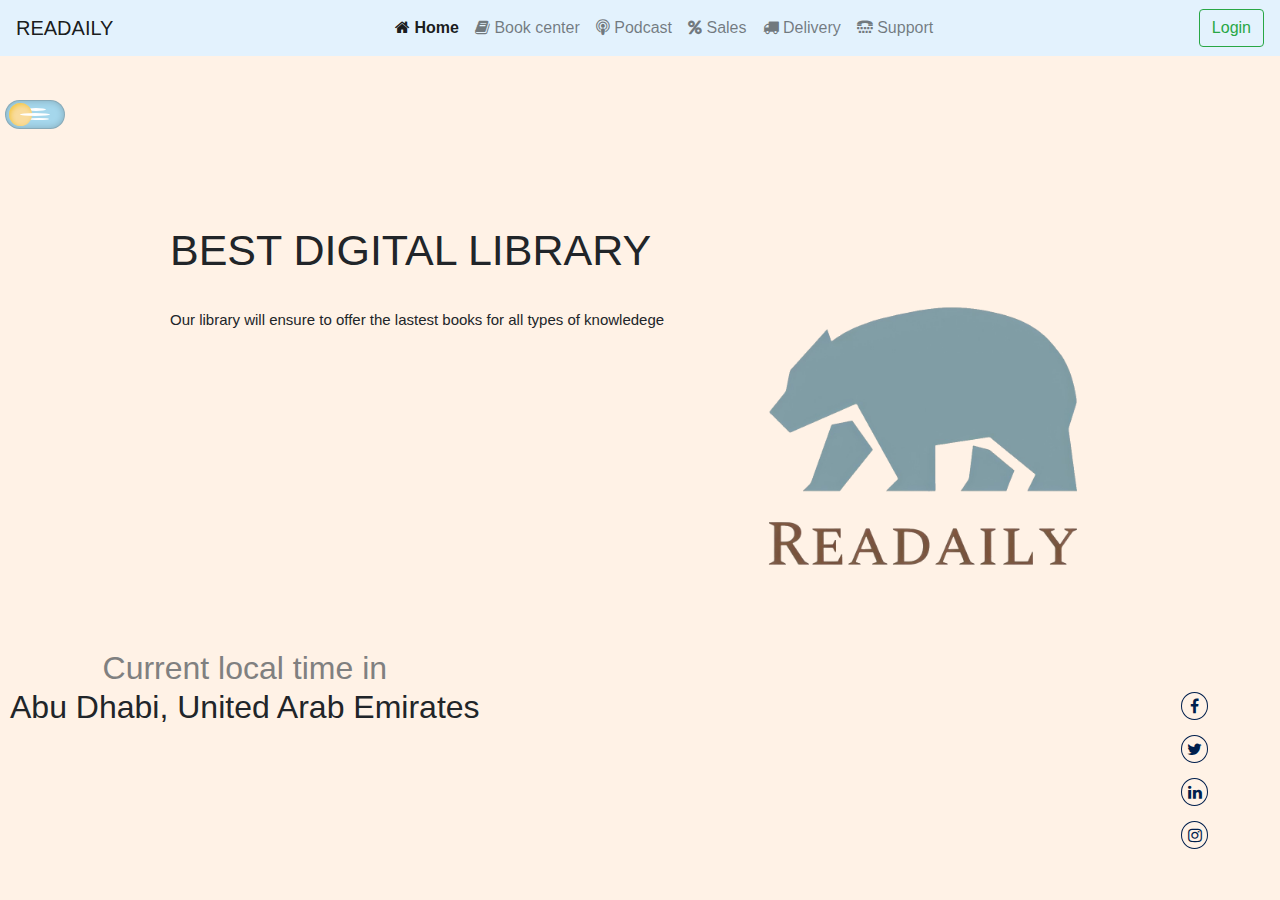
<file: index.html>
<html>

<head>
    <meta charset="utf-8">
    <title> Readaily </title>
    <link rel="stylesheet" href="https://maxcdn.bootstrapcdn.com/bootstrap/4.5.2/css/bootstrap.min.css">
    <link rel="stylesheet" href="https://stackpath.bootstrapcdn.com/font-awesome/4.7.0/css/font-awesome.min.css">
    <link rel="stylesheet" href="CSS/style.css">
<!--    scripts   -->
    <script src="https://ajax.googleapis.com/ajax/libs/jquery/3.5.1/jquery.min.js"></script>
    <script src="https://maxcdn.bootstrapcdn.com/bootstrap/4.5.2/js/bootstrap.min.js"></script>
    <script src="JS/app.js"></script>
    </head>
    
    <body>
    
      
        
        <nav class="navbar navbar-expand-lg navbar-light" style="background-color: #e3f2fd;">
  <a class="navbar-brand" href="index.html">READAILY</a>
  <button class="navbar-toggler" type="button" data-toggle="collapse" data-target="#navbarSupportedContent" aria-controls="navbarSupportedContent" aria-expanded="false" aria-label="Toggle navigation">
    <span class="navbar-toggler-icon"></span>
  </button>

  <div class="collapse navbar-collapse" id="navbarSupportedContent">
    <ul class="navbar-nav mx-auto">
      <li class="nav-item active">
        <a class="nav-link" href="index.html"><i class="fa fa-home"></i> Home</a>
      </li>
      <li class="nav-item">
        <a class="nav-link" href="BookCenter.html"><i class="fa fa-book"></i> Book center</a>
      </li>
      <li class="nav-item">
        <a class="nav-link" href="Podcast.html"><i class="fa fa-podcast"> </i> Podcast</a>
      </li>
      <li class="nav-item">
        <a class="nav-link" href="Sales.html"><i class="fa fa-percent"> </i> Sales</a>
      </li>
      <li class="nav-item">
        <a class="nav-link" href="Delivery.html"><i class="fa fa-truck"> </i> Delivery</a>
      </li>
      <li class="nav-item">
        <a class="nav-link" href="SupportC.html"><i class="fa fa-tty"> </i> Support</a>
      </li>
    </ul>
    <form class="form-inline my-2 my-lg-0">
        <button id="nav_login_1" type="button" class="btn btn-outline-success my-2 my-sm-0" data-toggle="modal" data-target="#login">Login</button>
        <h4 id="nav_login_2" class="mb-0" style="display: none;text-transform: capitalize;"></h4>
    </form>
  </div>
</nav>
    <div class="container-fluid bg-pink">
        
        <div class="banner">
            <div class="app-text">
                <h1> BEST DIGITAL LIBRARY</h1>
                <p> Our  library  will ensure to offer the lastest books for all types  of knowledege</p>
            </div>
           
        
        <div class="web-picture">
            <img src="images/websiteLogo.PNG">
           
            </div>
        </div>
        
        <div style="text-align:center;padding:1em 0;position: absolute;bottom: 10px;left: 10px;"> <h2><a style="text-decoration:none;" href="https://www.zeitverschiebung.net/en/city/292968"><span style="color:gray;">Current local time in</span><br />Abu Dhabi, United Arab Emirates</a></h2> <iframe src="https://www.zeitverschiebung.net/clock-widget-iframe-v2?language=en&size=large&timezone=Asia%2FDubai" width="100%" height="140" frameborder="0" seamless></iframe> </div>
        
        
        <div class="social-icons">
            <ul>
            
            
            <li><a href="https://facebook.com/" target="_blank"><i class="fa fa-facebook"></i></a></li>
            <li><a href="https://twitter.com/" target="_blank"><i class="fa fa-twitter"></i></a></li>
            <li><a href="https://www.linkedin.com/" target="_blank"><i class="fa fa-linkedin"></i></a></li>
            <li><a href="https://www.instagram.com/" target="_blank"><i class="fa fa-instagram"></i></a></li>
            
            </ul>
        
        
        </div>
             
        
        </div>
    
    
    
    
    
        
        
        
        <!-- Modal -->
<div class="modal fade" id="login" tabindex="-1" role="dialog" aria-labelledby="loginLabel" aria-hidden="true">
  <div class="modal-dialog modal-dialog-centered" role="document">
    <div class="modal-content">
      <div class="modal-header">
        <h5 class="modal-title" id="loginLabel">Modal Login</h5>
        <button type="button" class="close" data-dismiss="modal" aria-label="Close">
          <span aria-hidden="true">&times;</span>
        </button>
      </div>
      <div class="modal-body">
        <form class=" was-validated" id="login_form">
            
            <div class="form-group">
      <label for="pwd">Usernmae:</label>
      <input type="text" placeholder="Username" class="form-control mb-3" required id="username">
      <div class="valid-feedback">Valid.</div>
      <div class="invalid-feedback">Please fill out this field.</div>
    </div>
            
            <div class="form-group">
      <label for="pwd">Password:</label>
      <input type="password" class="form-control" id="pwd" placeholder="Enter password" name="pswd" required minlength="6">
      <div class="valid-feedback">Valid.</div>
      <div class="invalid-feedback">Please fill out this field.</div>
    </div>
            <div class="text-center">
            <button class="btn btn-success mb-3" id="login_btn">Login</button></div>
        </form>
      </div>
    </div>
  </div>
</div>
    
    
    
    </body>
</html>
</file>
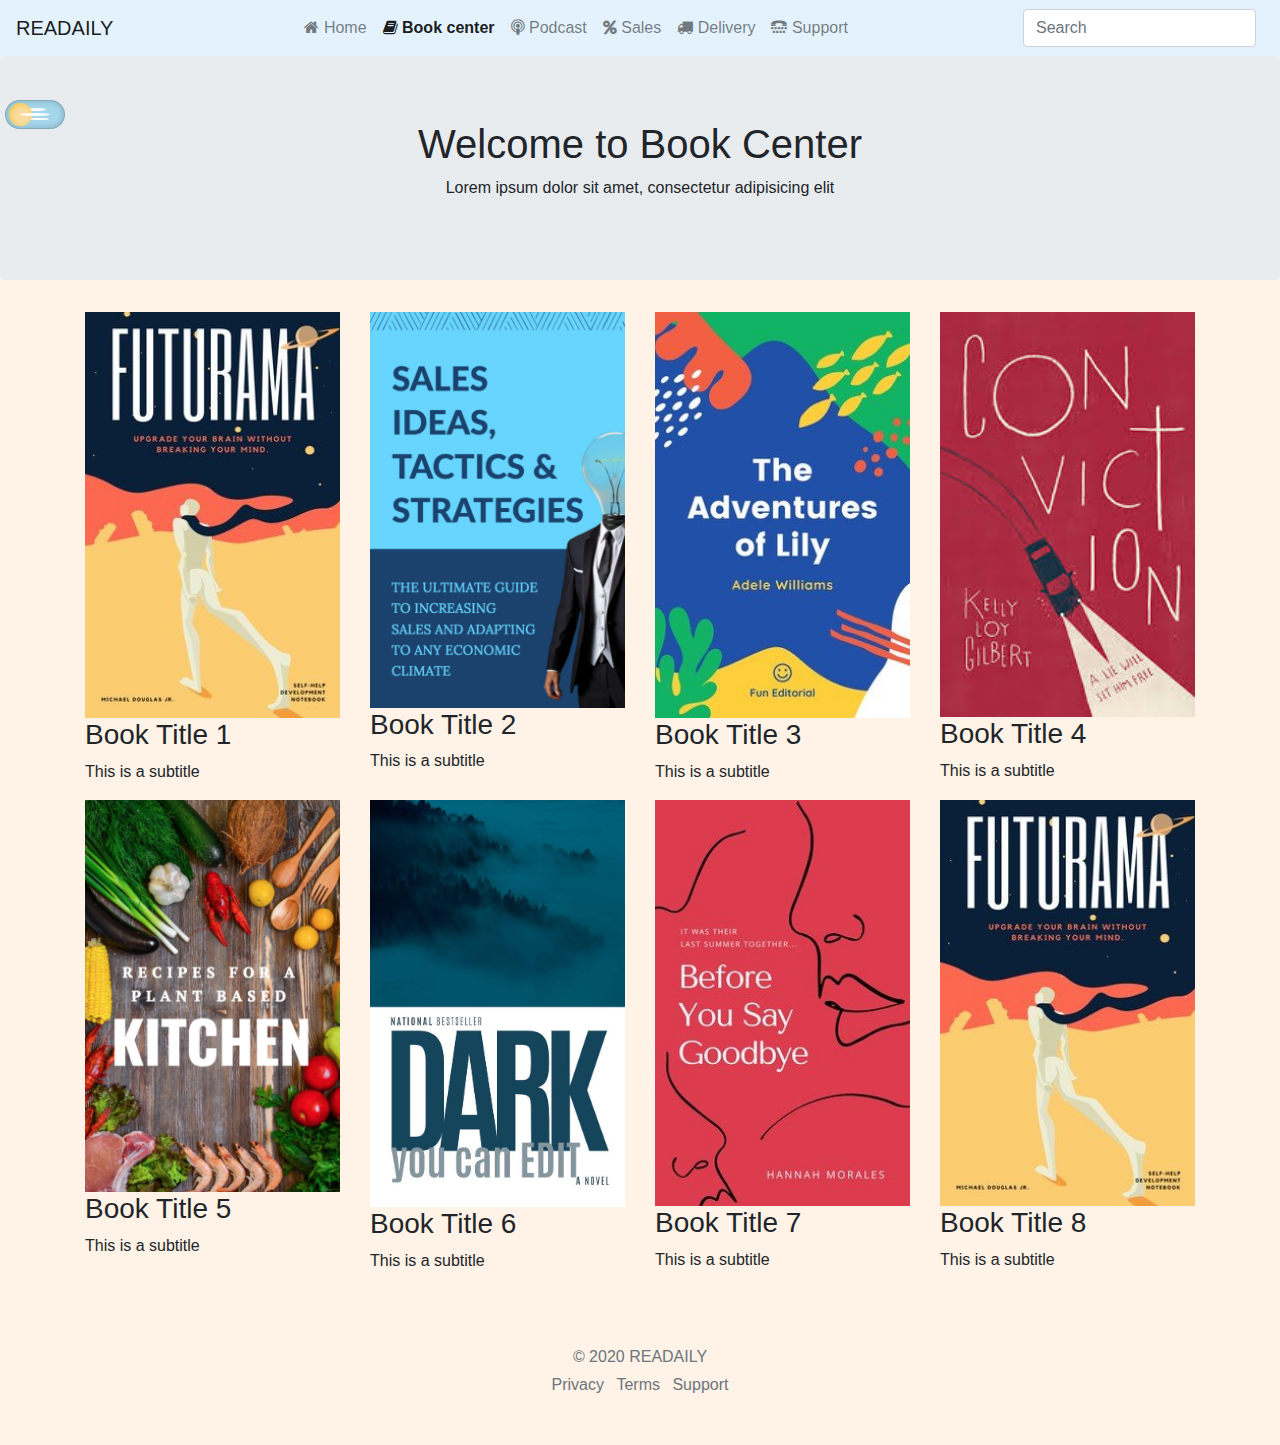
<file: BookCenter.html>
<html>

<head>
    <meta charset="utf-8">
    <title> Readaily </title>
    <link rel="stylesheet" href="https://maxcdn.bootstrapcdn.com/bootstrap/4.5.2/css/bootstrap.min.css">
    <link rel="stylesheet" href="https://stackpath.bootstrapcdn.com/font-awesome/4.7.0/css/font-awesome.min.css">
    <link rel="stylesheet" href="CSS/style.css">
<!--    scripts   -->
    <script src="https://ajax.googleapis.com/ajax/libs/jquery/3.5.1/jquery.min.js"></script>
    <script src="https://maxcdn.bootstrapcdn.com/bootstrap/4.5.2/js/bootstrap.min.js"></script>
    <script src='JS/app.js'></script>
    <script>
        $(document).ready(function(){
            
            //books fetching
            $.ajax({
                method: 'GET',
                url: 'books/books.json'
            }).done(function (data) {
                for(var i=0; i<data.books.length; i++){
                    var booksHtml = `<div class="col-sm-3">
                        <a href="books/${data.books[i].URL}" class="book">
                          <img class="w-100 img-fluid" src="${data.books[i].thumbnail}">
                          <h3 class="bookTiltle">${data.books[i].title}</h3>
                          <p>${data.books[i].subtitle}</p>
                        </a>
                    </div>`;
                    $("#books").append(booksHtml)
                }
            });
            
            $("#search-box").on("keyup", function() {
                var value = $(this).val().toLowerCase();
                $(".bookTiltle").filter(function() {
                  $(this).parent().parent().toggle($(this).text().toLowerCase().indexOf(value) > -1)
                });
            });
        });
    </script>
    </head>
    
    <body>
    

        <nav class="navbar navbar-expand-lg navbar-light" style="background-color: #e3f2fd;">
            <a class="navbar-brand" href="index.html">READAILY</a>
          <button class="navbar-toggler" type="button" data-toggle="collapse" data-target="#navbarSupportedContent" aria-controls="navbarSupportedContent" aria-expanded="false" aria-label="Toggle navigation">
            <span class="navbar-toggler-icon"></span>
          </button>

          <div class="collapse navbar-collapse" id="navbarSupportedContent">
            <ul class="navbar-nav mx-auto">
              <li class="nav-item">
                <a class="nav-link" href="index.html"><i class="fa fa-home"></i> Home</a>
              </li>
              <li class="nav-item active">
                <a class="nav-link" href="BookCenter.html"><i class="fa fa-book"></i> Book center</a>
              </li>
              <li class="nav-item">
                <a class="nav-link" href="Podcast.html"><i class="fa fa-podcast"> </i> Podcast</a>
              </li>
              <li class="nav-item">
                <a class="nav-link" href="Sales.html"><i class="fa fa-percent"> </i> Sales</a>
              </li>
              <li class="nav-item">
                <a class="nav-link" href="Delivery.html"><i class="fa fa-truck"> </i> Delivery</a>
              </li>
              <li class="nav-item">
                <a class="nav-link" href="SupportC.html"><i class="fa fa-tty"> </i> Support</a>
              </li>
            </ul>
            <form class="form-inline my-2 my-lg-0">
              <input class="form-control mr-sm-2" type="search" placeholder="Search" aria-label="Search" id="search-box">
            </form>
          </div>
        </nav>
        <div class="jumbotron text-center">
          <h1>Welcome to Book Center</h1>
          <p>Lorem ipsum dolor sit amet, consectetur adipisicing elit</p> 
        </div>
        
    <div class="container-fluid">

        <div class="container">
          <div class="row" id="books">
              <!-- books from json file will be placed here -->
          </div>
        </div>

    </div>
        
        <footer class="my-5 pt-2 text-muted text-center text-small">
    <p class="mb-1">&copy; 2020 READAILY</p>
    <ul class="list-inline">
      <li class="list-inline-item"><a href="#.">Privacy</a></li>
      <li class="list-inline-item"><a href="#.">Terms</a></li>
      <li class="list-inline-item"><a href="#.">Support</a></li>
    </ul>
  </footer>
    
    </body>
</html>
</file>
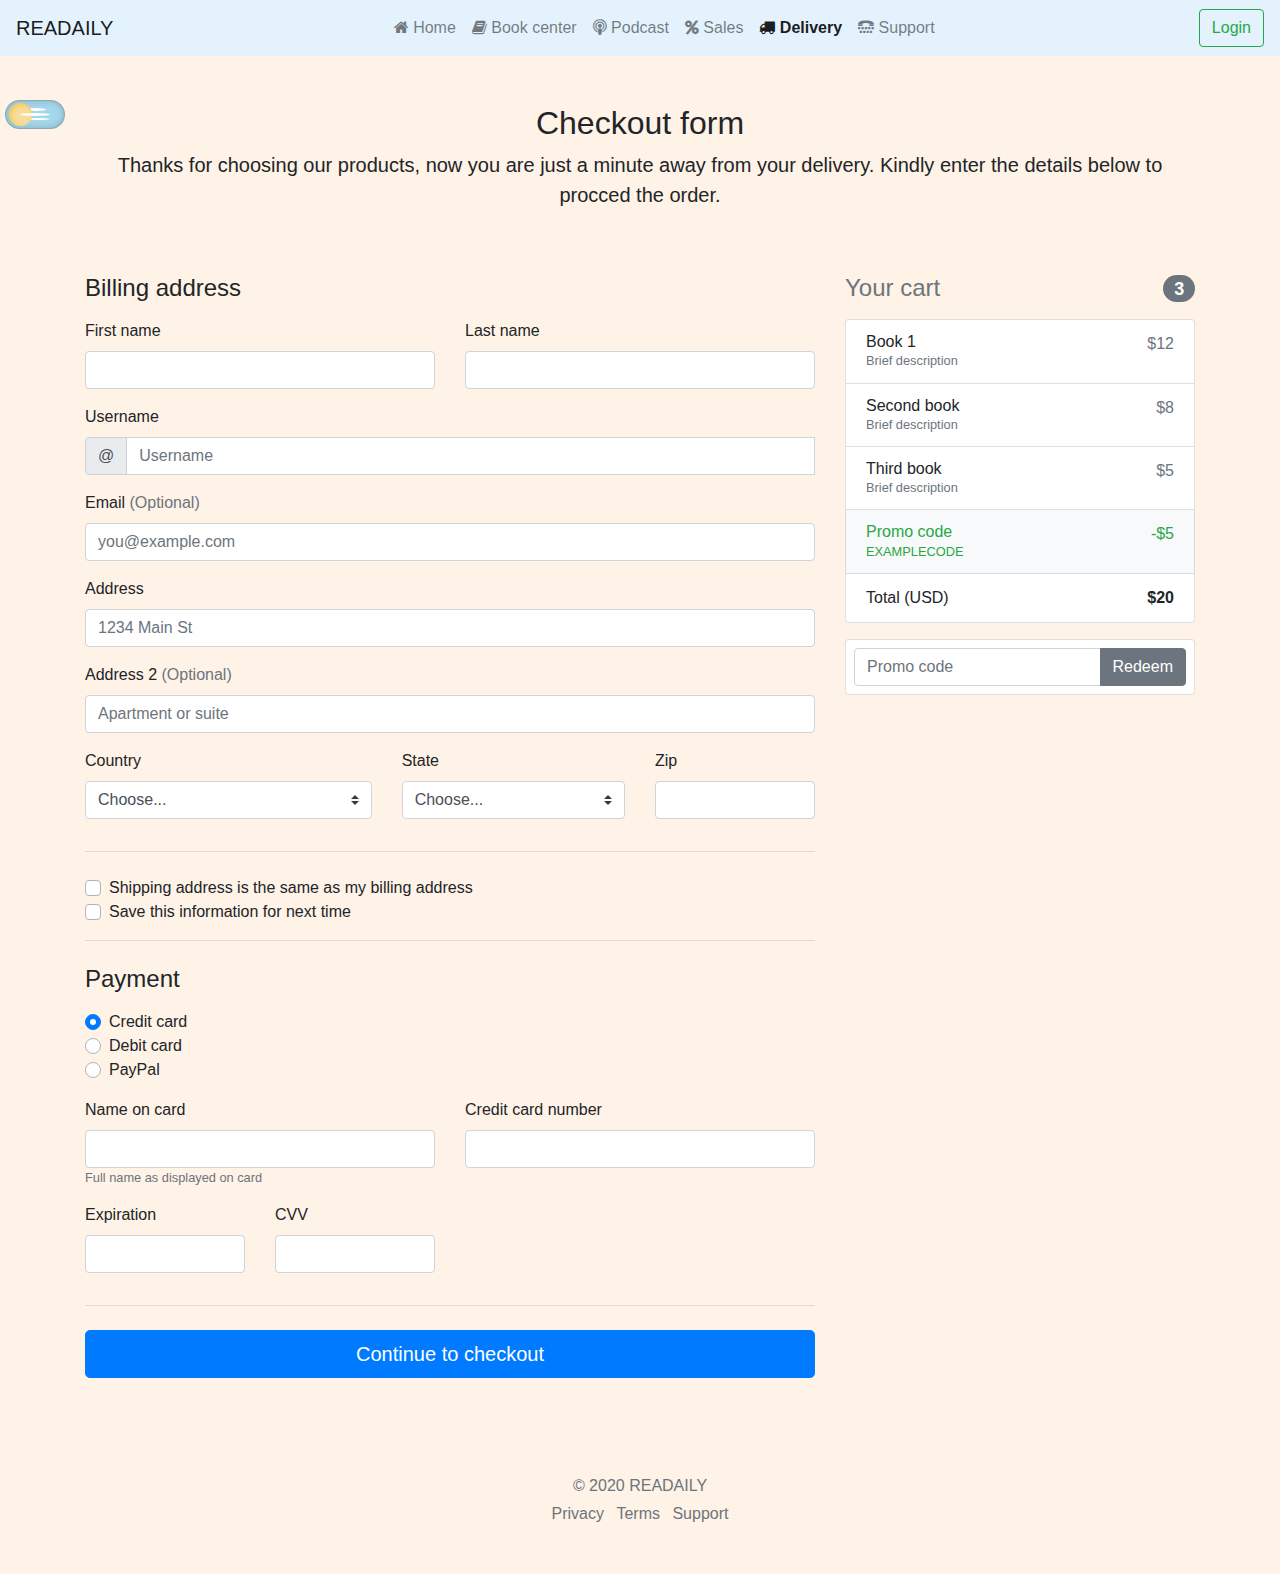
<file: Delivery.html>
<html>

<head>
    <meta charset="utf-8">
    <title> Readaily </title>
    <link rel="stylesheet" href="https://maxcdn.bootstrapcdn.com/bootstrap/4.5.2/css/bootstrap.min.css">
    <link rel="stylesheet" href="https://stackpath.bootstrapcdn.com/font-awesome/4.7.0/css/font-awesome.min.css">
    <link rel="stylesheet" href="CSS/style.css">
<!--    scripts   -->
    <script src="https://ajax.googleapis.com/ajax/libs/jquery/3.5.1/jquery.min.js"></script>
    <script src="https://maxcdn.bootstrapcdn.com/bootstrap/4.5.2/js/bootstrap.min.js"></script>
    <script src="JS/app.js"></script>
    </head>
    
    <body>
    
      
        
        <nav class="navbar navbar-expand-lg navbar-light" style="background-color: #e3f2fd;">
  <a class="navbar-brand" href="index.html">READAILY</a>
  <button class="navbar-toggler" type="button" data-toggle="collapse" data-target="#navbarSupportedContent" aria-controls="navbarSupportedContent" aria-expanded="false" aria-label="Toggle navigation">
    <span class="navbar-toggler-icon"></span>
  </button>

  <div class="collapse navbar-collapse" id="navbarSupportedContent">
    <ul class="navbar-nav mx-auto">
      <li class="nav-item">
        <a class="nav-link" href="index.html"><i class="fa fa-home"></i> Home</a>
      </li>
      <li class="nav-item">
        <a class="nav-link" href="BookCenter.html"><i class="fa fa-book"></i> Book center</a>
      </li>
      <li class="nav-item">
        <a class="nav-link" href="Podcast.html"><i class="fa fa-podcast"> </i> Podcast</a>
      </li>
      <li class="nav-item">
        <a class="nav-link" href="Sales.html"><i class="fa fa-percent"> </i> Sales</a>
      </li>
      <li class="nav-item active">
        <a class="nav-link" href="Delivery.html"><i class="fa fa-truck"> </i> Delivery</a>
      </li>
      <li class="nav-item">
        <a class="nav-link" href="SupportC.html"><i class="fa fa-tty"> </i> Support</a>
      </li>
    </ul>
    <form class="form-inline my-2 my-lg-0">
        <button id="nav_login_1" type="button" class="btn btn-outline-success my-2 my-sm-0" data-toggle="modal" data-target="#login">Login</button>
        <h4 id="nav_login_2" class="mb-0" style="display: none;text-transform: capitalize;"></h4>
    </form>
  </div>
</nav>
    <div class="container-fluid bg-pink">
        
          <div class="container">
  <div class="py-5 text-center">
    
    <h2>Checkout form</h2>
    <p class="lead">Thanks for choosing our products, now you are just a minute away from your delivery. Kindly enter the details below to procced the order.</p>
  </div>

  <div class="row">
    <div class="col-md-4 order-md-2 mb-4">
      <h4 class="d-flex justify-content-between align-items-center mb-3">
        <span class="text-muted">Your cart</span>
        <span class="badge badge-secondary badge-pill" id="cartItems">3</span>
      </h4>
      <ul class="list-group mb-3" id="cartList">
        <li class="list-group-item d-flex justify-content-between lh-condensed">
          <div>
            <h6 class="my-0">Book 1</h6>
            <small class="text-muted">Brief description</small>
          </div>
          <span class="text-muted">$12</span>
        </li>
        <li class="list-group-item d-flex justify-content-between lh-condensed">
          <div>
            <h6 class="my-0">Second book</h6>
            <small class="text-muted">Brief description</small>
          </div>
          <span class="text-muted">$8</span>
        </li>
        <li class="list-group-item d-flex justify-content-between lh-condensed">
          <div>
            <h6 class="my-0">Third book</h6>
            <small class="text-muted">Brief description</small>
          </div>
          <span class="text-muted">$5</span>
        </li>
        <li class="list-group-item d-flex justify-content-between bg-light">
          <div class="text-success">
            <h6 class="my-0">Promo code</h6>
            <small>EXAMPLECODE</small>
          </div>
          <span class="text-success">-$5</span>
        </li>
        <li class="list-group-item d-flex justify-content-between">
          <span>Total (USD)</span>
          <strong>$20</strong>
        </li>
      </ul>
        <h6 id="emptyCart" style="display: none">Your cart is empty.</h6>

      <form class="card p-2" id="promoCart">
        <div class="input-group">
          <input type="text" class="form-control" placeholder="Promo code">
          <div class="input-group-append">
            <button type="submit" class="btn btn-secondary" id="Redeem">Redeem</button>
          </div>
        </div>
      </form>
    </div>
    <div class="col-md-8 order-md-1">
      <h4 class="mb-3">Billing address</h4>
      <form class="needs-validation" id="deliverForm">
        <div class="row">
          <div class="col-md-6 mb-3">
            <label for="firstName">First name</label>
            <input type="text" class="form-control" id="firstName" placeholder="" value="" required>
            <div class="invalid-feedback">
              Valid first name is required.
            </div>
          </div>
          <div class="col-md-6 mb-3">
            <label for="lastName">Last name</label>
            <input type="text" class="form-control" id="lastName" placeholder="" value="" required>
            <div class="invalid-feedback">
              Valid last name is required.
            </div>
          </div>
        </div>

        <div class="mb-3">
          <label for="username">Username</label>
          <div class="input-group">
            <div class="input-group-prepend">
              <span class="input-group-text">@</span>
            </div>
            <input type="text" class="form-control" id="username" placeholder="Username" required>
            <div class="invalid-feedback" style="width: 100%;">
              Your username is required.
            </div>
          </div>
        </div>

        <div class="mb-3">
          <label for="email">Email <span class="text-muted">(Optional)</span></label>
          <input type="email" class="form-control" id="email" placeholder="you@example.com">
          <div class="invalid-feedback">
            Please enter a valid email address for shipping updates.
          </div>
        </div>

        <div class="mb-3">
          <label for="address">Address</label>
          <input type="text" class="form-control" id="address" placeholder="1234 Main St" required>
          <div class="invalid-feedback">
            Please enter your shipping address.
          </div>
        </div>

        <div class="mb-3">
          <label for="address2">Address 2 <span class="text-muted">(Optional)</span></label>
          <input type="text" class="form-control" id="address2" placeholder="Apartment or suite">
        </div>

        <div class="row">
          <div class="col-md-5 mb-3">
            <label for="country">Country</label>
            <select class="custom-select d-block w-100" id="country" required>
              <option value="">Choose...</option>
              <option>United States</option>
            </select>
            <div class="invalid-feedback">
              Please select a valid country.
            </div>
          </div>
          <div class="col-md-4 mb-3">
            <label for="state">State</label>
            <select class="custom-select d-block w-100" id="state" required>
              <option value="">Choose...</option>
              <option>California</option>
            </select>
            <div class="invalid-feedback">
              Please provide a valid state.
            </div>
          </div>
          <div class="col-md-3 mb-3">
            <label for="zip">Zip</label>
            <input type="text" class="form-control" id="zip" placeholder="" required>
            <div class="invalid-feedback">
              Zip code required.
            </div>
          </div>
        </div>
        <hr class="mb-4">
        <div class="custom-control custom-checkbox">
          <input type="checkbox" class="custom-control-input" id="same-address">
          <label class="custom-control-label" for="same-address">Shipping address is the same as my billing address</label>
        </div>
        <div class="custom-control custom-checkbox">
          <input type="checkbox" class="custom-control-input" id="save-info">
          <label class="custom-control-label" for="save-info">Save this information for next time</label>
        </div>
        <hr class="mb-4">

        <h4 class="mb-3">Payment</h4>

        <div class="d-block my-3">
          <div class="custom-control custom-radio">
            <input id="credit" name="paymentMethod" type="radio" class="custom-control-input" checked required>
            <label class="custom-control-label" for="credit">Credit card</label>
          </div>
          <div class="custom-control custom-radio">
            <input id="debit" name="paymentMethod" type="radio" class="custom-control-input" required>
            <label class="custom-control-label" for="debit">Debit card</label>
          </div>
          <div class="custom-control custom-radio">
            <input id="paypal" name="paymentMethod" type="radio" class="custom-control-input" required>
            <label class="custom-control-label" for="paypal">PayPal</label>
          </div>
        </div>
        <div class="row">
          <div class="col-md-6 mb-3">
            <label for="cc-name">Name on card</label>
            <input type="text" class="form-control" id="cc-name" placeholder="" required>
            <small class="text-muted">Full name as displayed on card</small>
            <div class="invalid-feedback">
              Name on card is required
            </div>
          </div>
          <div class="col-md-6 mb-3">
            <label for="cc-number">Credit card number</label>
            <input type="text" class="form-control" id="cc-number" placeholder="" required>
            <div class="invalid-feedback">
              Credit card number is required
            </div>
          </div>
        </div>
        <div class="row">
          <div class="col-md-3 mb-3">
            <label for="cc-expiration">Expiration</label>
            <input type="text" class="form-control" id="cc-expiration" placeholder="" required>
            <div class="invalid-feedback">
              Expiration date required
            </div>
          </div>
          <div class="col-md-3 mb-3">
            <label for="cc-cvv">CVV</label>
            <input type="text" class="form-control" id="cc-cvv" placeholder="" required>
            <div class="invalid-feedback">
              Security code required
            </div>
          </div>
        </div>
        <hr class="mb-4">
        <button class="btn btn-primary btn-lg btn-block" type="submit">Continue to checkout</button>
      </form>
    </div>
  </div>

  <footer class="my-5 pt-5 text-muted text-center text-small">
    <p class="mb-1">&copy; 2020 READAILY</p>
    <ul class="list-inline">
      <li class="list-inline-item"><a href="#.">Privacy</a></li>
      <li class="list-inline-item"><a href="#.">Terms</a></li>
      <li class="list-inline-item"><a href="#.">Support</a></li>
    </ul>
  </footer>
</div>
             
        
        </div>
    
    
    
    
    
      
    
    </body>
</html>
</file>
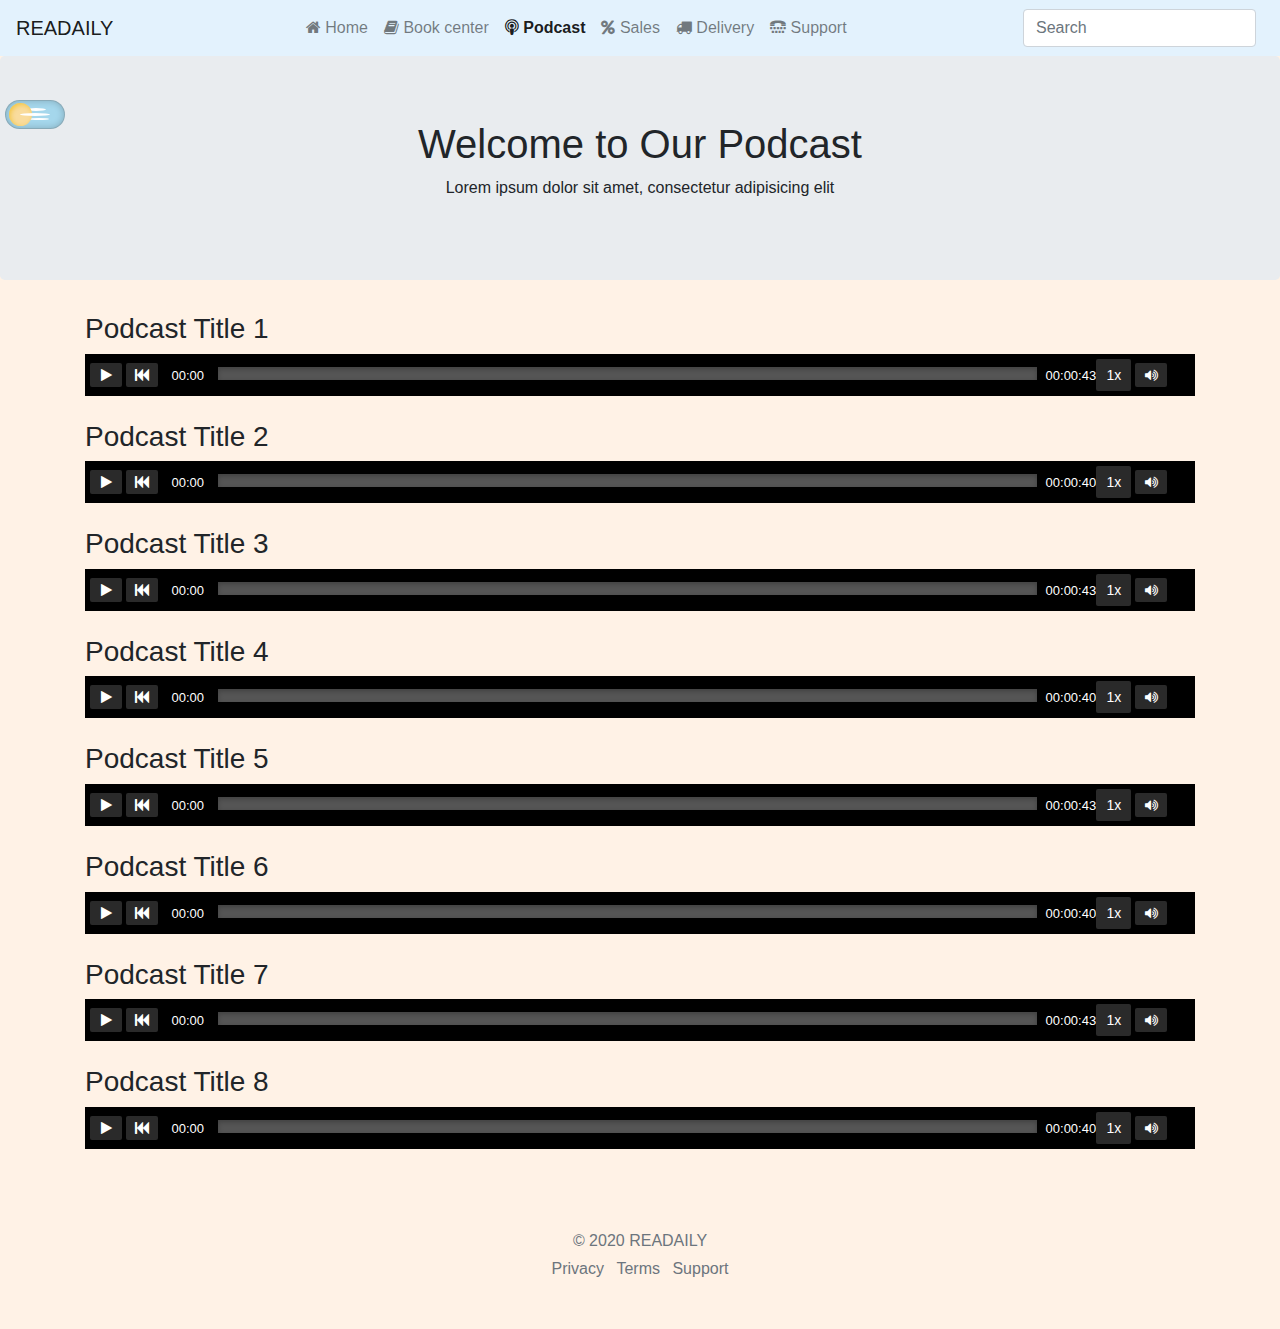
<file: Podcast.html>
<html>

<head>
    <meta charset="utf-8">
    <title> Readaily </title>
    <link rel="stylesheet" href="https://maxcdn.bootstrapcdn.com/bootstrap/4.5.2/css/bootstrap.min.css">
    <link rel="stylesheet" href="https://stackpath.bootstrapcdn.com/font-awesome/4.7.0/css/font-awesome.min.css">
    <link rel="stylesheet" href="CSS/style.css">
<!--    scripts   -->
    <script src="https://ajax.googleapis.com/ajax/libs/jquery/3.5.1/jquery.min.js"></script>
    <script src="https://maxcdn.bootstrapcdn.com/bootstrap/4.5.2/js/bootstrap.min.js"></script>
    <script src="JS/podcast.js"></script>
    <script src='JS/app.js'></script>
    <script>
        $(document).ready(function(){
            
            //books fetching
            $.ajax({
                method: 'GET',
                url: 'podcast/podcast.json'
            }).done(function (data) {
                for(var i=0; i<data.podcasts.length; i++){
                    var html = `<div class="col-12 pb-4">
<h3 class="pod_title">${data.podcasts[i].title}</h3>
<div class="pcast-player" id="pod-${i}">
  <div class="pcast-player-controls">
    <button class="pcast-play"><i class="fa fa-play"></i><span>Play</span></button>
    <button class="pcast-pause"><i class="fa fa-pause"></i><span>Pause</span></button>
    <button class="pcast-rewind"><i class="fa fa-fast-backward"></i><span>Rewind</span></button>
    <span class="pcast-currenttime pcast-time">00:00</span>
    <progress class="pcast-progress" value="0"></progress>
    <span class="pcast-duration pcast-time">00:00</span>
    <button class="pcast-speed">1x</button>
    <button class="pcast-mute"><i class="fa fa-volume-up"></i><span>Mute/Unmute</span></button>
  </div>
  <audio src="${data.podcasts[i].audio}"></audio>
</div></div>`;
                    
                    $("#podcasts").append(html)
                    pod(`#pod-${i}`);
                }
            });
            
            $("#search-box").on("keyup", function() {
                var value = $(this).val().toLowerCase();
                $(".pod_title").filter(function() {
                  $(this).parent().toggle($(this).text().toLowerCase().indexOf(value) > -1)
                });
            });
        });
    </script>
    </head>
    
    <body>
    

        <nav class="navbar navbar-expand-lg navbar-light" style="background-color: #e3f2fd;">
            <a class="navbar-brand" href="index.html">READAILY</a>
          <button class="navbar-toggler" type="button" data-toggle="collapse" data-target="#navbarSupportedContent" aria-controls="navbarSupportedContent" aria-expanded="false" aria-label="Toggle navigation">
            <span class="navbar-toggler-icon"></span>
          </button>

          <div class="collapse navbar-collapse" id="navbarSupportedContent">
            <ul class="navbar-nav mx-auto">
              <li class="nav-item">
                <a class="nav-link" href="index.html"><i class="fa fa-home"></i> Home</a>
              </li>
              <li class="nav-item">
                <a class="nav-link" href="BookCenter.html"><i class="fa fa-book"></i> Book center</a>
              </li>
              <li class="nav-item active">
                <a class="nav-link" href="Podcast.html"><i class="fa fa-podcast"> </i> Podcast</a>
              </li>
              <li class="nav-item">
                <a class="nav-link" href="Sales.html"><i class="fa fa-percent"> </i> Sales</a>
              </li>
              <li class="nav-item">
                <a class="nav-link" href="Delivery.html"><i class="fa fa-truck"> </i> Delivery</a>
              </li>
              <li class="nav-item">
                <a class="nav-link" href="SupportC.html"><i class="fa fa-tty"> </i> Support</a>
              </li>
            </ul>
            <form class="form-inline my-2 my-lg-0">
              <input class="form-control mr-sm-2" type="search" placeholder="Search" aria-label="Search" id="search-box">
            </form>
          </div>
        </nav>
        <div class="jumbotron text-center">
          <h1>Welcome to Our Podcast</h1>
          <p>Lorem ipsum dolor sit amet, consectetur adipisicing elit</p> 
        </div>
        
    <div class="container-fluid">

        <div class="container">
          <div class="row" id="podcasts">
              <!-- podcast from json file will be placed here -->
          </div>
        </div>

    </div>
    <footer class="my-5 pt-2 text-muted text-center text-small">
    <p class="mb-1">&copy; 2020 READAILY</p>
    <ul class="list-inline">
      <li class="list-inline-item"><a href="#.">Privacy</a></li>
      <li class="list-inline-item"><a href="#.">Terms</a></li>
      <li class="list-inline-item"><a href="#.">Support</a></li>
    </ul>
  </footer>
    </body>
</html>
</file>
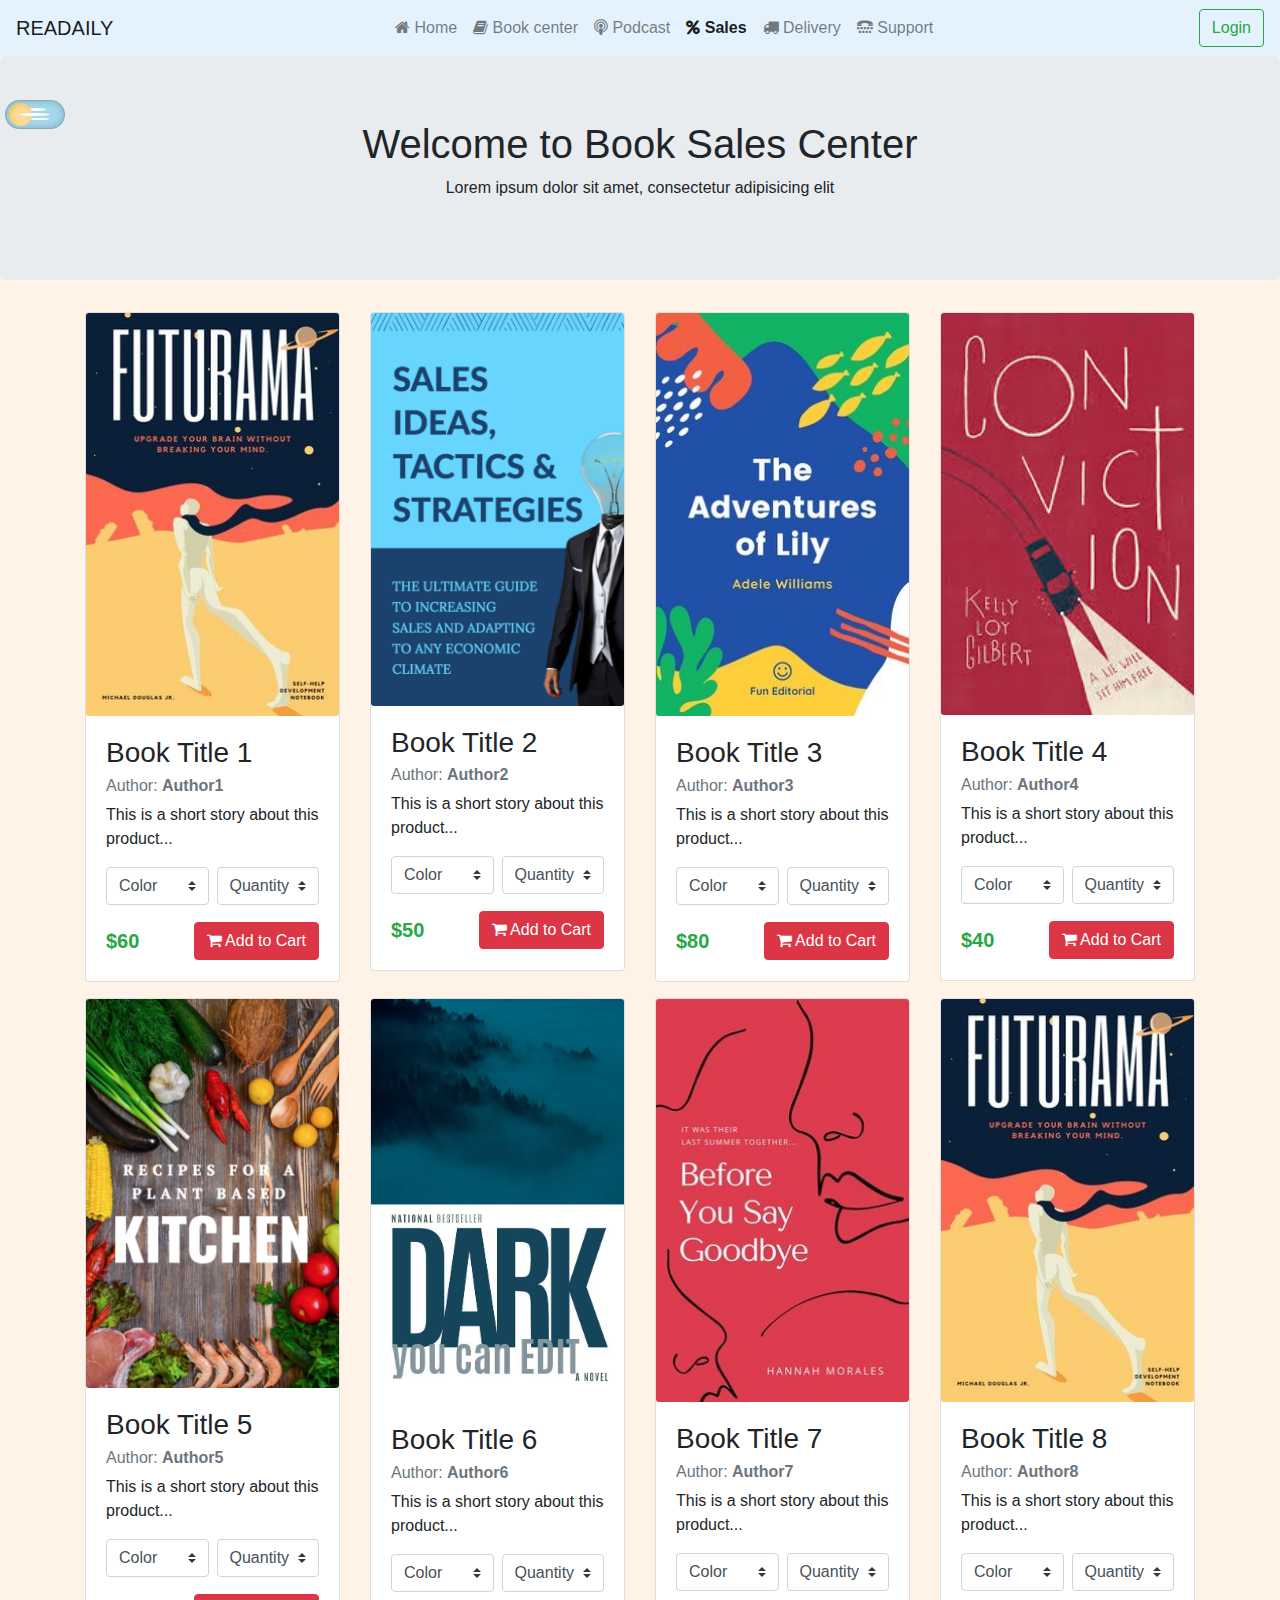
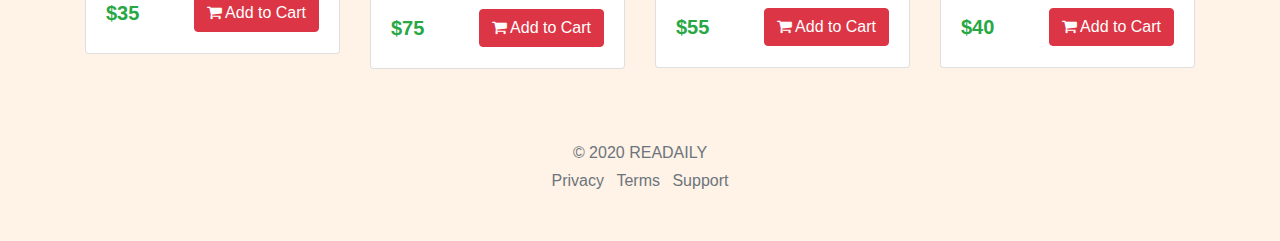
<file: Sales.html>
<html>

<head>
    <meta charset="utf-8">
    <title> Readaily </title>
    <link rel="stylesheet" href="https://maxcdn.bootstrapcdn.com/bootstrap/4.5.2/css/bootstrap.min.css">
    <link rel="stylesheet" href="https://stackpath.bootstrapcdn.com/font-awesome/4.7.0/css/font-awesome.min.css">
    <link rel="stylesheet" href="CSS/style.css">
<!--    scripts   -->
    <script src="https://ajax.googleapis.com/ajax/libs/jquery/3.5.1/jquery.min.js"></script>
    <script src="https://maxcdn.bootstrapcdn.com/bootstrap/4.5.2/js/bootstrap.min.js"></script>
    <script src='JS/app.js'></script>
    <script>
        $(document).ready(function(){
            
            //books fetching
            $.ajax({
                method: 'GET',
                url: 'sales/sales.json'
            }).done(function (data) {
                for(var i=0; i<data.books.length; i++){
                    
                    var saleItem = `<div class="col-12 col-sm-6 col-md-4 col-lg-3 mb-3">
      <div class="card">
        <img class="card-img" src="${data.books[i].thumbnail}" alt="Vans">
        <div class="card-body">
          <h3 class="card-title">${data.books[i].title}</h3>
<h6 class="card-subtitle mb-2 text-muted">Author: <b>${data.books[i].author}</b></h6>
          <p class="card-text">${data.books[i].description}</p>
          <div class="options d-flex flex-fill">
             <select class="custom-select mr-1">
                <option selected>Color</option>
                <option value="1">Green</option>
                <option value="2">Blue</option>
                <option value="3">Red</option>
            </select>
            <select class="custom-select ml-1">
                <option selected>Quantity</option>
                <option value="1">1</option>
                <option value="2">2</option>
                <option value="3">3</option>
                <option value="4">4</option>
                <option value="5">5</option>
                <option value="6">6</option>
            </select>
          </div>
          <div class="buy d-flex justify-content-between align-items-center">
            <div class="price text-success"><h5 class="mt-4 font-weight-bold">$${data.books[i].price}</h5></div>
             <a href="${data.books[i].URL}" class="btn btn-danger mt-3"><i class="fa fa-shopping-cart"></i> Add to Cart</a>
          </div>
        </div>
      </div>
    </div>`
                    $("#books").append(saleItem)
                }
            });
            
        });
    </script>
    </head>
    
    <body>
    

        <nav class="navbar navbar-expand-lg navbar-light" style="background-color: #e3f2fd;">
            <a class="navbar-brand" href="index.html">READAILY</a>
          <button class="navbar-toggler" type="button" data-toggle="collapse" data-target="#navbarSupportedContent" aria-controls="navbarSupportedContent" aria-expanded="false" aria-label="Toggle navigation">
            <span class="navbar-toggler-icon"></span>
          </button>

          <div class="collapse navbar-collapse" id="navbarSupportedContent">
            <ul class="navbar-nav mx-auto">
              <li class="nav-item">
                <a class="nav-link" href="index.html"><i class="fa fa-home"></i> Home</a>
              </li>
              <li class="nav-item">
                <a class="nav-link" href="BookCenter.html"><i class="fa fa-book"></i> Book center</a>
              </li>
              <li class="nav-item">
                <a class="nav-link" href="Podcast.html"><i class="fa fa-podcast"> </i> Podcast</a>
              </li>
              <li class="nav-item active">
                <a class="nav-link" href="Sales.html"><i class="fa fa-percent"> </i> Sales</a>
              </li>
              <li class="nav-item">
                <a class="nav-link" href="Delivery.html"><i class="fa fa-truck"> </i> Delivery</a>
              </li>
              <li class="nav-item">
                <a class="nav-link" href="SupportC.html"><i class="fa fa-tty"> </i> Support</a>
              </li>
            </ul>
              
              <form class="form-inline my-2 my-lg-0">
        <button id="nav_login_1" type="button" class="btn btn-outline-success my-2 my-sm-0" data-toggle="modal" data-target="#login">Login</button>
        <h4 id="nav_login_2" class="mb-0" style="display: none;text-transform: capitalize;"></h4>
    </form>
              
          </div>
        </nav>
        <div class="jumbotron text-center">
          <h1>Welcome to Book Sales Center</h1>
          <p>Lorem ipsum dolor sit amet, consectetur adipisicing elit</p> 
        </div>
        
    <div class="container-fluid">

        <div class="container">
          <div class="row" id="books">
              <!-- sales books from json file will be placed here -->
          </div>
        </div>
        
    </div>
        
        
        <footer class="my-5 pt-2 text-muted text-center text-small">
    <p class="mb-1">&copy; 2020 READAILY</p>
    <ul class="list-inline">
      <li class="list-inline-item"><a href="#.">Privacy</a></li>
      <li class="list-inline-item"><a href="#.">Terms</a></li>
      <li class="list-inline-item"><a href="#.">Support</a></li>
    </ul>
  </footer>
        
        
        
        
        
        
        
        
        
                <!-- Modal -->
<div class="modal fade" id="login" tabindex="-1" role="dialog" aria-labelledby="loginLabel" aria-hidden="true">
  <div class="modal-dialog modal-dialog-centered" role="document">
    <div class="modal-content">
      <div class="modal-header">
        <h5 class="modal-title" id="loginLabel">Modal Login</h5>
        <button type="button" class="close" data-dismiss="modal" aria-label="Close">
          <span aria-hidden="true">&times;</span>
        </button>
      </div>
      <div class="modal-body">
        <form class=" was-validated" id="login_form">
            
            <div class="form-group">
      <label for="pwd">Usernmae:</label>
      <input type="text" placeholder="Username" class="form-control mb-3" required id="username">
      <div class="valid-feedback">Valid.</div>
      <div class="invalid-feedback">Please fill out this field.</div>
    </div>
            
            <div class="form-group">
      <label for="pwd">Password:</label>
      <input type="password" class="form-control" id="pwd" placeholder="Enter password" name="pswd" required minlength="6">
      <div class="valid-feedback">Valid.</div>
      <div class="invalid-feedback">Please fill out this field.</div>
    </div>
            <div class="text-center">
            <button class="btn btn-success mb-3" id="login_btn">Login</button></div>
        </form>
      </div>
    </div>
  </div>
</div>
    
    </body>
</html>
</file>
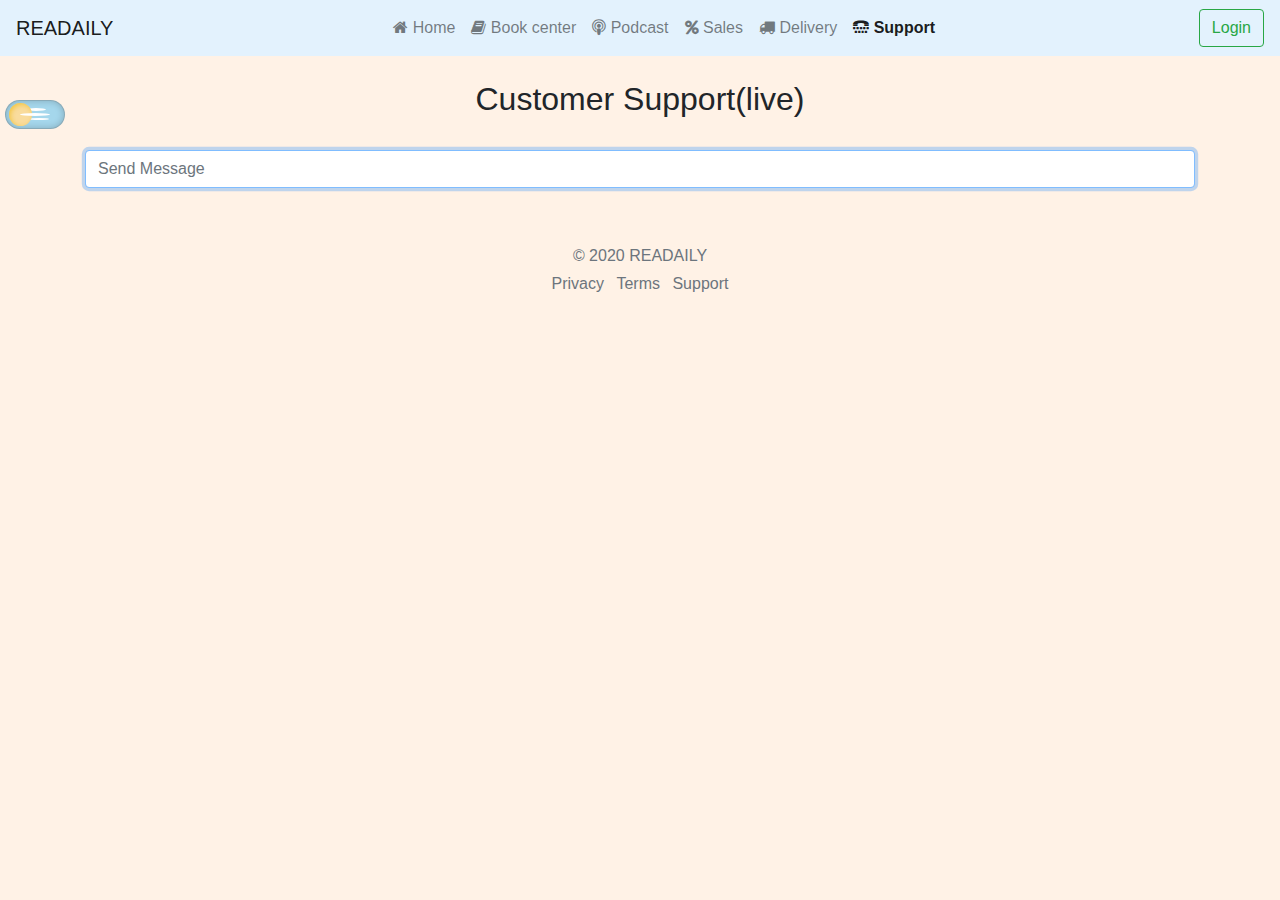
<file: SupportC.html>
<html>

<head>
    <meta charset="utf-8">
    <title> Readaily </title>
    <link rel="stylesheet" href="https://maxcdn.bootstrapcdn.com/bootstrap/4.5.2/css/bootstrap.min.css">
    <link rel="stylesheet" href="https://stackpath.bootstrapcdn.com/font-awesome/4.7.0/css/font-awesome.min.css">
    <link rel="stylesheet" href="CSS/style.css">
<!--    scripts   -->
    <script src="https://ajax.googleapis.com/ajax/libs/jquery/3.5.1/jquery.min.js"></script>
    <script src="https://maxcdn.bootstrapcdn.com/bootstrap/4.5.2/js/bootstrap.min.js"></script>
    <script src="JS/app.js"></script>
    <script src="JS/chotbot.js"></script>
    
    </head>
    
    <body>
    
      
        
        <nav class="navbar navbar-expand-lg navbar-light" style="background-color: #e3f2fd;">
  <a class="navbar-brand" href="index.html">READAILY</a>
  <button class="navbar-toggler" type="button" data-toggle="collapse" data-target="#navbarSupportedContent" aria-controls="navbarSupportedContent" aria-expanded="false" aria-label="Toggle navigation">
    <span class="navbar-toggler-icon"></span>
  </button>

  <div class="collapse navbar-collapse" id="navbarSupportedContent">
    <ul class="navbar-nav mx-auto">
      <li class="nav-item">
        <a class="nav-link" href="index.html"><i class="fa fa-home"></i> Home</a>
      </li>
      <li class="nav-item">
        <a class="nav-link" href="BookCenter.html"><i class="fa fa-book"></i> Book center</a>
      </li>
      <li class="nav-item">
        <a class="nav-link" href="Podcast.html"><i class="fa fa-podcast"> </i> Podcast</a>
      </li>
      <li class="nav-item">
        <a class="nav-link" href="Sales.html"><i class="fa fa-percent"> </i> Sales</a>
      </li>
      <li class="nav-item">
        <a class="nav-link" href="Delivery.html"><i class="fa fa-truck"> </i> Delivery</a>
      </li>
      <li class="nav-item active">
        <a class="nav-link" href="SupportC.html"><i class="fa fa-tty"> </i> Support</a>
      </li>
    </ul>
      <form class="form-inline my-2 my-lg-0">
        <button id="nav_login_1" type="button" class="btn btn-outline-success my-2 my-sm-0" data-toggle="modal" data-target="#login">Login</button>
        <h4 id="nav_login_2" class="mb-0" style="display: none;text-transform: capitalize;"></h4>
    </form>
  </div>
</nav>
    <div class="container-fluid bg-pink p-0">
        
        
<div class="container">
    <h2 class="col-12 text-center py-4">Customer Support(live)</h2>
    <div id="wrapper">
      <div id="outputWindow"></div>
      <input type="text" id="inputWindow" class="form-control" placeholder="Send Message">
      <div id="typing">Team member is typing..</div>
    </div>
             
        
        </div>
    
        </div>
        
        <footer class="my-5 pt-2 text-muted text-center text-small">
    <p class="mb-1">&copy; 2020 READAILY</p>
    <ul class="list-inline">
      <li class="list-inline-item"><a href="#.">Privacy</a></li>
      <li class="list-inline-item"><a href="#.">Terms</a></li>
      <li class="list-inline-item"><a href="#.">Support</a></li>
    </ul>
  </footer>
    
    
    
        <!-- Modal -->
<div class="modal fade" id="login" tabindex="-1" role="dialog" aria-labelledby="loginLabel" aria-hidden="true">
  <div class="modal-dialog modal-dialog-centered" role="document">
    <div class="modal-content">
      <div class="modal-header">
        <h5 class="modal-title" id="loginLabel">Modal Login</h5>
        <button type="button" class="close" data-dismiss="modal" aria-label="Close">
          <span aria-hidden="true">&times;</span>
        </button>
      </div>
      <div class="modal-body">
        <form class=" was-validated" id="login_form">
            
            <div class="form-group">
      <label for="pwd">Usernmae:</label>
      <input type="text" placeholder="Username" class="form-control mb-3" required id="username">
      <div class="valid-feedback">Valid.</div>
      <div class="invalid-feedback">Please fill out this field.</div>
    </div>
            
            <div class="form-group">
      <label for="pwd">Password:</label>
      <input type="password" class="form-control" id="pwd" placeholder="Enter password" name="pswd" required minlength="6">
      <div class="valid-feedback">Valid.</div>
      <div class="invalid-feedback">Please fill out this field.</div>
    </div>
            <div class="text-center">
            <button class="btn btn-success mb-3" id="login_btn">Login</button></div>
        </form>
      </div>
    </div>
  </div>
</div>
    
    
    </body>
</html>
</file>
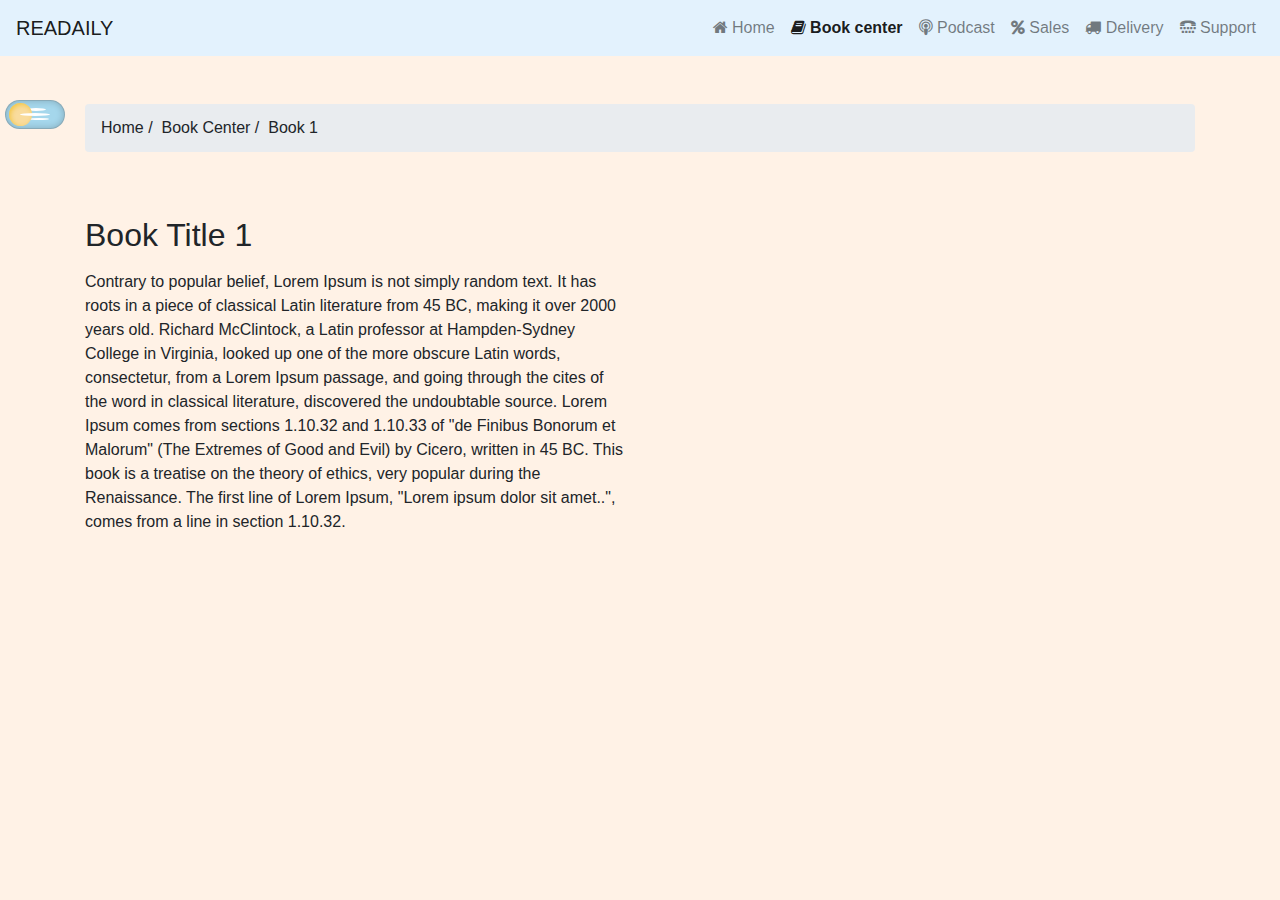
<file: books/book1.html>
<html>

<head>
    <meta charset="utf-8">
    <title> Readaily </title>
    <link rel="stylesheet" href="https://maxcdn.bootstrapcdn.com/bootstrap/4.5.2/css/bootstrap.min.css">
    <link rel="stylesheet" href="https://stackpath.bootstrapcdn.com/font-awesome/4.7.0/css/font-awesome.min.css">
    <link rel="stylesheet" href="../CSS/style.css">
<!--    scripts   -->
    <script src="https://ajax.googleapis.com/ajax/libs/jquery/3.5.1/jquery.min.js"></script>
    <script src="https://maxcdn.bootstrapcdn.com/bootstrap/4.5.2/js/bootstrap.min.js"></script>
    <script src='../JS/app.js'></script>
    </head>
    
    <body>
    

        <nav class="navbar navbar-expand-lg navbar-light" style="background-color: #e3f2fd;">
  <a class="navbar-brand" href="index.html">READAILY</a>
  <button class="navbar-toggler" type="button" data-toggle="collapse" data-target="#navbarSupportedContent" aria-controls="navbarSupportedContent" aria-expanded="false" aria-label="Toggle navigation">
    <span class="navbar-toggler-icon"></span>
  </button>

  <div class="collapse navbar-collapse" id="navbarSupportedContent">
    <ul class="navbar-nav ml-auto">
      <li class="nav-item">
        <a class="nav-link" href="../index.html"><i class="fa fa-home"></i> Home</a>
      </li>
      <li class="nav-item active">
        <a class="nav-link" href="../BookCenter.html"><i class="fa fa-book"></i> Book center</a>
      </li>
      <li class="nav-item">
        <a class="nav-link" href="../Podcast.html"><i class="fa fa-podcast"> </i> Podcast</a>
      </li>
      <li class="nav-item">
        <a class="nav-link" href="../Sales.html"><i class="fa fa-percent"> </i> Sales</a>
      </li>
      <li class="nav-item">
        <a class="nav-link" href="../Delivery.html"><i class="fa fa-truck"> </i> Delivery</a>
      </li>
      <li class="nav-item">
        <a class="nav-link" href="../SupportC.html"><i class="fa fa-tty"> </i> Support</a>
      </li>
    </ul>
  </div>
</nav>
    <div class="container-fluid">
        
        
        <div class="container pt-5">
          <div class="row">
              <div class="col-sm-12">
                <ol class="breadcrumb">
      <li> <a href="../index.html"> Home </a> / &nbsp;</li>
      <li> <a href="../BookCenter.html"> Book Center </a> / &nbsp;</li>
      <li class="active"> Book 1 </li>
    </ol>
              </div>
            </div>
        </div>

        <div class="container py-5">
          <div class="row">
              <div class="col-sm-6">
                  <h2 class="pb-2">Book Title 1</h2>
                  <p>Contrary to popular belief, Lorem Ipsum is not simply random text. It has roots in a piece of classical Latin literature from 45 BC, making it over 2000 years old. Richard McClintock, a Latin professor at Hampden-Sydney College in Virginia, looked up one of the more obscure Latin words, consectetur, from a Lorem Ipsum passage, and going through the cites of the word in classical literature, discovered the undoubtable source. Lorem Ipsum comes from sections 1.10.32 and 1.10.33 of "de Finibus Bonorum et Malorum" (The Extremes of Good and Evil) by Cicero, written in 45 BC. This book is a treatise on the theory of ethics, very popular during the Renaissance. The first line of Lorem Ipsum, "Lorem ipsum dolor sit amet..", comes from a line in section 1.10.32.</p>
              </div>
              <div class="col-sm-6">
                <iframe src="https://www.youtube.com/embed/65L_BwsC-9A" allow="accelerometer; autoplay; clipboard-write; encrypted-media; gyroscope; picture-in-picture" allowfullscreen style="border: 0; width: 100%; height: 100%;min-height: 300px;"></iframe>
              </div>
          </div>
        </div>

    </div>
    
    </body>
</html>
</file>
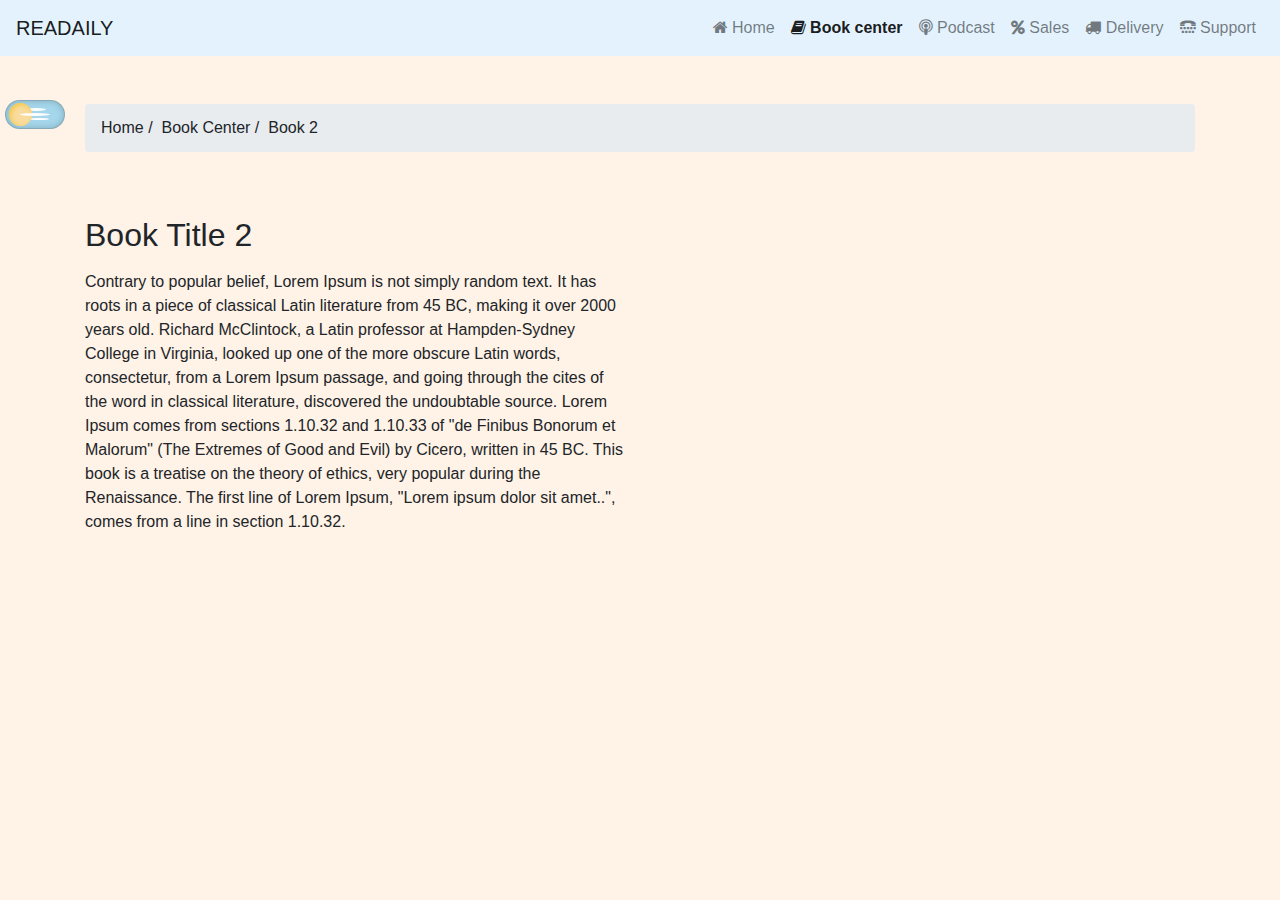
<file: books/book2.html>
<html>

<head>
    <meta charset="utf-8">
    <title> Readaily </title>
    <link rel="stylesheet" href="https://maxcdn.bootstrapcdn.com/bootstrap/4.5.2/css/bootstrap.min.css">
    <link rel="stylesheet" href="https://stackpath.bootstrapcdn.com/font-awesome/4.7.0/css/font-awesome.min.css">
    <link rel="stylesheet" href="../CSS/style.css">
<!--    scripts   -->
    <script src="https://ajax.googleapis.com/ajax/libs/jquery/3.5.1/jquery.min.js"></script>
    <script src="https://maxcdn.bootstrapcdn.com/bootstrap/4.5.2/js/bootstrap.min.js"></script>
    <script src='../JS/app.js'></script>
    </head>
    
    <body>
    

        <nav class="navbar navbar-expand-lg navbar-light" style="background-color: #e3f2fd;">
  <a class="navbar-brand" href="index.html">READAILY</a>
  <button class="navbar-toggler" type="button" data-toggle="collapse" data-target="#navbarSupportedContent" aria-controls="navbarSupportedContent" aria-expanded="false" aria-label="Toggle navigation">
    <span class="navbar-toggler-icon"></span>
  </button>

  <div class="collapse navbar-collapse" id="navbarSupportedContent">
    <ul class="navbar-nav ml-auto">
      <li class="nav-item">
        <a class="nav-link" href="../index.html"><i class="fa fa-home"></i> Home</a>
      </li>
      <li class="nav-item active">
        <a class="nav-link" href="../BookCenter.html"><i class="fa fa-book"></i> Book center</a>
      </li>
      <li class="nav-item">
        <a class="nav-link" href="../Podcast.html"><i class="fa fa-podcast"> </i> Podcast</a>
      </li>
      <li class="nav-item">
        <a class="nav-link" href="../Sales.html"><i class="fa fa-percent"> </i> Sales</a>
      </li>
      <li class="nav-item">
        <a class="nav-link" href="../Delivery.html"><i class="fa fa-truck"> </i> Delivery</a>
      </li>
      <li class="nav-item">
        <a class="nav-link" href="../SupportC.html"><i class="fa fa-tty"> </i> Support</a>
      </li>
    </ul>
    
  </div>
</nav>
    <div class="container-fluid">
        
        
        <div class="container pt-5">
          <div class="row">
              <div class="col-sm-12">
                <ol class="breadcrumb">
      <li> <a href="../index.html"> Home </a> / &nbsp;</li>
      <li> <a href="../BookCenter.html"> Book Center </a> / &nbsp;</li>
      <li class="active"> Book 2 </li>
    </ol>
              </div>
            </div>
        </div>

        <div class="container py-5">
          <div class="row">
              <div class="col-sm-6">
                  <h2 class="pb-2">Book Title 2</h2>
                  <p>Contrary to popular belief, Lorem Ipsum is not simply random text. It has roots in a piece of classical Latin literature from 45 BC, making it over 2000 years old. Richard McClintock, a Latin professor at Hampden-Sydney College in Virginia, looked up one of the more obscure Latin words, consectetur, from a Lorem Ipsum passage, and going through the cites of the word in classical literature, discovered the undoubtable source. Lorem Ipsum comes from sections 1.10.32 and 1.10.33 of "de Finibus Bonorum et Malorum" (The Extremes of Good and Evil) by Cicero, written in 45 BC. This book is a treatise on the theory of ethics, very popular during the Renaissance. The first line of Lorem Ipsum, "Lorem ipsum dolor sit amet..", comes from a line in section 1.10.32.</p>
              </div>
              <div class="col-sm-6">
                <iframe src="https://www.youtube.com/embed/65L_BwsC-9A" allow="accelerometer; autoplay; clipboard-write; encrypted-media; gyroscope; picture-in-picture" allowfullscreen style="border: 0; width: 100%; height: 100%;min-height: 300px;"></iframe>
              </div>
          </div>
        </div>

    </div>
    
    </body>
</html>
</file>
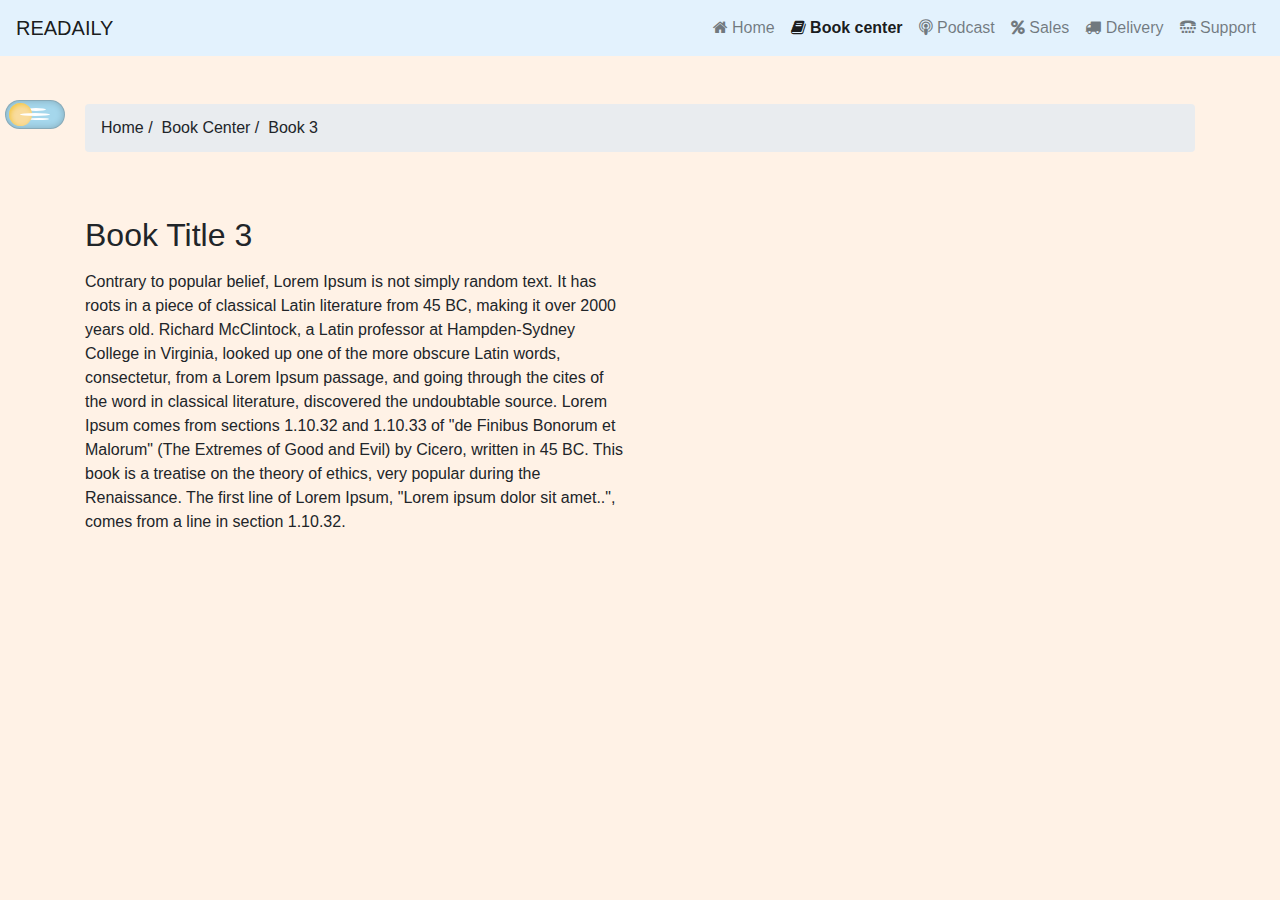
<file: books/book3.html>
<html>

<head>
    <meta charset="utf-8">
    <title> Readaily </title>
    <link rel="stylesheet" href="https://maxcdn.bootstrapcdn.com/bootstrap/4.5.2/css/bootstrap.min.css">
    <link rel="stylesheet" href="https://stackpath.bootstrapcdn.com/font-awesome/4.7.0/css/font-awesome.min.css">
    <link rel="stylesheet" href="../CSS/style.css">
<!--    scripts   -->
    <script src="https://ajax.googleapis.com/ajax/libs/jquery/3.5.1/jquery.min.js"></script>
    <script src="https://maxcdn.bootstrapcdn.com/bootstrap/4.5.2/js/bootstrap.min.js"></script>
    <script src='../JS/app.js'></script>
    </head>
    
    <body>
    

        <nav class="navbar navbar-expand-lg navbar-light" style="background-color: #e3f2fd;">
  <a class="navbar-brand" href="index.html">READAILY</a>
  <button class="navbar-toggler" type="button" data-toggle="collapse" data-target="#navbarSupportedContent" aria-controls="navbarSupportedContent" aria-expanded="false" aria-label="Toggle navigation">
    <span class="navbar-toggler-icon"></span>
  </button>

  <div class="collapse navbar-collapse" id="navbarSupportedContent">
    <ul class="navbar-nav ml-auto">
      <li class="nav-item">
        <a class="nav-link" href="../index.html"><i class="fa fa-home"></i> Home</a>
      </li>
      <li class="nav-item active">
        <a class="nav-link" href="../BookCenter.html"><i class="fa fa-book"></i> Book center</a>
      </li>
      <li class="nav-item">
        <a class="nav-link" href="../Podcast.html"><i class="fa fa-podcast"> </i> Podcast</a>
      </li>
      <li class="nav-item">
        <a class="nav-link" href="../Sales.html"><i class="fa fa-percent"> </i> Sales</a>
      </li>
      <li class="nav-item">
        <a class="nav-link" href="../Delivery.html"><i class="fa fa-truck"> </i> Delivery</a>
      </li>
      <li class="nav-item">
        <a class="nav-link" href="../SupportC.html"><i class="fa fa-tty"> </i> Support</a>
      </li>
    </ul>
  </div>
</nav>
    <div class="container-fluid">
        
        
        <div class="container pt-5">
          <div class="row">
              <div class="col-sm-12">
                <ol class="breadcrumb">
      <li> <a href="../index.html"> Home </a> / &nbsp;</li>
      <li> <a href="../BookCenter.html"> Book Center </a> / &nbsp;</li>
      <li class="active"> Book 3 </li>
    </ol>
              </div>
            </div>
        </div>

        <div class="container py-5">
          <div class="row">
              <div class="col-sm-6">
                  <h2 class="pb-2">Book Title 3</h2>
                  <p>Contrary to popular belief, Lorem Ipsum is not simply random text. It has roots in a piece of classical Latin literature from 45 BC, making it over 2000 years old. Richard McClintock, a Latin professor at Hampden-Sydney College in Virginia, looked up one of the more obscure Latin words, consectetur, from a Lorem Ipsum passage, and going through the cites of the word in classical literature, discovered the undoubtable source. Lorem Ipsum comes from sections 1.10.32 and 1.10.33 of "de Finibus Bonorum et Malorum" (The Extremes of Good and Evil) by Cicero, written in 45 BC. This book is a treatise on the theory of ethics, very popular during the Renaissance. The first line of Lorem Ipsum, "Lorem ipsum dolor sit amet..", comes from a line in section 1.10.32.</p>
              </div>
              <div class="col-sm-6">
                <iframe src="https://www.youtube.com/embed/65L_BwsC-9A" allow="accelerometer; autoplay; clipboard-write; encrypted-media; gyroscope; picture-in-picture" allowfullscreen style="border: 0; width: 100%; height: 100%;min-height: 300px;"></iframe>
              </div>
          </div>
        </div>

    </div>
    
    </body>
</html>
</file>
<file: CSS/style.css>
*{
    margin: 0;
    padding: 0;
    font-family: sans-serif;   
}


body{
    background: #fff2e6;
}
a{
    text-decoration: none !important;
    color: inherit;
}
.menu ul {
  list-style-type: none;
  margin: 0;
  padding: 0;
  overflow: hidden;
  background-color: #ccf2ff;
}

.menu li {
  float: left;
}

.menu ul li {
    list-style: none;
    margin: 0 20px;
    color: #000000;
    padding: 16px;
    text-align: center;
    text-decoration: none;
    cursor: pointer;
}

.menu input[type=text] {
  float: right;
  padding: 6px;
  border: none;
  margin-top: 8px;
  margin-right: 16px;
  font-size: 17px;
}

.banner {
    width: 80%;
    height: 70%;
    top: 25%;
    left: 130px;
    position: absolute;
}
.app-text{
    width: 50%;
    float: left;  
}

.app-text h1{
   font-size: 43px;
    width: 640px;
    position: relative;
    margin-left: 40px;
}

.app-text p{
   width: 650px;
    font-size: 15px;
    margin: 30px 0 30px 40px;
    line-height: 25px;
}

.web-picture{
    width: 50%;
    float: right;
    
}

.web-picture img{
    width: 100%;
    margin-top: -20px;
    padding-left: 50px;
}


nav{
    position: sticky;
    z-index: 1000;
}



.social-icons{
    right: 72px;
    bottom: 35px;
    position: absolute;
}


.social-icons ul li {
    list-style: none;
    margin-top: 15px;
    text-align: center;
}


.social-icons ul li a{
    color:  #001f4d;
    border-radius: 50%;
    border: 1px solid #001f4d;
    padding: 5px;
    display: block;
    transition: 0.3s all;
}
.social-icons ul li a:hover{
    background: #001f4d;
    color: #fff;
}

/*dark mode*/

body.dark {
    background: #101010;
    color: #fff;
}

body.dark nav {
    background-color: #2d2d2d !important;
}

body.dark .jumbotron , body.dark .breadcrumb {
    background: #8a8a8a3d !important;
}

body.dark .card {
    background-color: #313131;
}

/*dark input style*/

.toggleWrapper {
  overflow: hidden;
  padding: 0 5px;
position: fixed;
top: 100px;
left: 0px;
}

.toggleWrapper input {
  position: absolute;
  left: -99em;
}

.toggle {
  cursor: pointer;
  display: inline-block;
  position: relative;
  width: 60px;
  height: 29px;
  border: solid 1px #4B4B4B52;
  background-color: #A5D7EC;
  border-radius: 84px;
  box-shadow: inset 0 0 7px rgba(0, 0, 0, .2);
  transition: background-color 700ms cubic-bezier(0.745, 0.05, 0.55, 0.95);
}



.toggle__handler { /* toggle button*/
  display: inline-block;
  position: relative;
  z-index: 1;
  top: 2px;
  left: 3px;
  width: 23px;
  height: 23px;
  background-color: #F9DC9D; /* color sun*/
  border-radius: 50px;
  box-shadow: 0 2px 6px rgba(0, 0, 0, .3);
  box-shadow: inset 0 2px 5px rgba(239, 181, 0, .6);
  transition: all 600ms cubic-bezier(0.78, -0.75, 0.565, 1.55);
  transform: rotate(-45deg);
}
  
.toggle__handler .crater {
  position: absolute;
  background-color: #D2CAB8; /* color crater*/
  border: solid 1.2px #978C7644;
  opacity: 0;
  transition: opacity 500ms ease-in-out;
  border-radius: 100%;
}
.toggle__handler .crater--1 {
  top: 12px;
  left: 5px;
  width: 1px;
  height: 1px;
}
.toggle__handler .crater--2 {
  top: 4px;
  left: 12px;
  width: 2.5px;
  height: 2.5px;
}
.toggle__handler .crater--3 {
  top: 12px;
  left: 13px;
  width: 5px;
  height: 5px;
}

.star {
  position: absolute;
  background-color: #fff;
  transition: all 300ms cubic-bezier(0.445, 0.05, 0.55, 0.95);
  border-radius: 50%;
}

.star--1 {
  top: 7px;
  left: 20px;
  z-index: 0;
  width: 20px;
  height: 3px;
}
.star--2 {
  top: 12px;
  left: 14px;
  z-index: 1;
  width: 30px;
  height: 3px;
}
.star--3 {
  top: 17px;
  left: 23px;
  z-index: 0;
  width: 20px;
  height: 2px;
}
.star--4 {
  opacity: 0;
  transition: all 300ms 0 cubic-bezier(0.445, 0.05, 0.25, 0.95);
}
.star--4 {
  top: 14px;
  left: 26px;
  z-index: 0;
  width: 2px;
  height: 2px;
  transform: translate3d(3px, 0, 0);
}


input:checked + .toggle {
  background-color: #4C5F85; /*toggle BG dark (toggle checked)*/
}

input:checked + .toggle:before {
  color: #DAE0EC; /*text ligh inactive*/
}

input:checked + .toggle:after {
  color: #4C5F85; /*text dark active*/
}

input:checked + .toggle .toggle__handler {
  background-color: #DCDACE; /*toggle button dark active*/
  box-shadow: inset 0 2px 3px rgba(0, 0, 0, .4);
  transform: translate3d(30px, 0, 0) rotate(0);
}

input:checked + .toggle .toggle__handler .crater {
  opacity: 1;
}
.toggle__handler .crater--1 {
  top: 12px;
  left: 5px;
  width: 1px;
  height: 1px;
}
.toggle__handler .crater--2 {
  top: 4px;
  left: 12px;
  width: 2.5px;
  height: 2.5px;
}
input:checked + .toggle .star--1 {
  width: 2px;
  height: 2px;
}
input:checked + .toggle .star--2 {
  width: 3px;
  height: 3px;
  transform: translate3d(-5px, 0, 0);
}
input:checked + .toggle .star--3 {
  width: 1.5px;
  height: 1.5px;
  transform: translate3d(-7px, 0, 0);
}

input:checked + .toggle .star--4 {
  opacity: 1;
  transform: translate3d(0, 0, 0);
}

input:checked + .toggle .star--4 {
  transition: all 300ms 200ms cubic-bezier(0.445, 0.05, 0.55, 0.95);
}


/*podcast*/

.visually-hidden, .pcast-player button span {
  position: absolute !important;
  clip: rect(1px 1px 1px 1px);
  /* IE6, IE7 */
  clip: rect(1px, 1px, 1px, 1px);
  padding: 0 !important;
  border: 0 !important;
  height: 1px !important;
  width: 1px !important;
  overflow: hidden;
}

/* Pcast Player */
.pcast-player .pcast-player-controls {
  box-sizing: border-box;
  background: #000;
  color: #fff;
  font-size: 14px;
  height: 42px;
  overflow: hidden;
  padding: 5px;
}
.pcast-player button {
  background: #2a2a2a;
  color: #fff;
  border: 0;
  border-radius: 2px;
  padding: 5px;
  line-height: 22px;
  -webkit-appreance: none;
  min-width: 32px;
}
.pcast-player progress {
  height: 13px;
  width: calc(100% - 281px);
  -webkit-appearance: none;
  -moz-appearance: none;
  appearance: none;
}
.pcast-player progress[value]::-webkit-progress-bar {
  background-color: #555;
  border-radius: 0;
  box-shadow: 0 2px 5px rgba(0, 0, 0, 0.25) inset;
}
.pcast-player progress[value]::-webkit-progress-value {
  background: #fff;
}
.pcast-player .pcast-time {
  display: inline-block;
  font-size: 13px;
  padding: 0 5px;
  text-align: center;
  width: 4em;
}
.pcast-player .pcast-speed {
  width: 2.5em;
}
.pcast-player .pcast-download {
  font-size: 12px;
  margin-top: 0.5em;
  display: inline-block;
  color: black;
}
.pcast-player .pcast-download:hover, .pcast-player .pcast-download:focus {
  color: #666;
}


.nav-item.active{
    font-weight: 600;
}

/*chat bot*/

.invisible {
  opacity: 0;
}

.scroll-bar::-webkit-scrollbar {
  background-color: #c8c8c8;
  width: 2px;
}
.scroll-bar::-webkit-scrollbar-thumb {
  background-color: #5a5a5a;
}

#chat-wrapper {
  background-color: white;
  height: 100%;
  overflow: hidden;
  width: 100%;
}
#chat-wrapper #chat-bot-mood {
  left: 0px;
  padding: 20px;
  position: absolute;
  top: 0px;
  white-space: nowrap;
  z-index: 10;
}
#chat-wrapper #chat-bot-mood.friendly #chat-bot-mood-icon {
  background: linear-gradient(to right, #03a9f4, #4caf50);
}
#chat-wrapper #chat-bot-mood.friendly #chat-bot-mood-label #chat-bot-mood-value {
  color: #03a9f4;
}
#chat-wrapper #chat-bot-mood.suspicious #chat-bot-mood-icon {
  background: linear-gradient(to right, #d32f2f, #ff6f00);
}
#chat-wrapper #chat-bot-mood.suspicious #chat-bot-mood-label #chat-bot-mood-value {
  color: #d32f2f;
}
#chat-wrapper #chat-bot-mood.boastful #chat-bot-mood-icon {
  background: linear-gradient(to right, #ff6f00, #fbc02d);
}
#chat-wrapper #chat-bot-mood.boastful #chat-bot-mood-label #chat-bot-mood-value {
  color: #ff6f00;
}
#chat-wrapper #chat-bot-mood #chat-bot-mood-icon {
  border-radius: 30px;
  box-shadow: rgba(0, 0, 0, 0.12) 0px 1px 6px, rgba(0, 0, 0, 0.12) 0px 1px 4px;
  display: inline-block;
  height: 30px;
  margin-left: 10px;
  vertical-align: top;
  width: 30px;
}
#chat-wrapper #chat-bot-mood #chat-bot-mood-label {
  background-color: white;
  border-radius: 20px;
  box-shadow: rgba(0, 0, 0, 0.12) 0px 1px 6px, rgba(0, 0, 0, 0.12) 0px 1px 4px;
  display: inline-block;
  height: 20px;
  margin-left: 5px;
  padding: 5px 15px;
  vertical-align: top;
}
#chat-wrapper #chat-bot-mood #chat-bot-mood-label h1 {
  display: inline-block;
  font-size: 0.9em;
  font-weight: 300;
  height: 20px;
  line-height: 20px;
  margin: 0px;
  vertical-align: top;
}
#chat-wrapper #chat-bot-mood #chat-bot-mood-label #chat-bot-mood-text {
  color: #3c3c3c;
}
#chat-wrapper #letter-pool, #chat-wrapper #temp-letter-pool {
  backface-visibility: hidden;
  height: 100%;
  left: 0px;
  overflow: hidden;
  position: absolute;
  top: 0px;
  user-select: none;
  width: 100%;
  z-index: 1;
}
#chat-wrapper #letter-pool .pool-letter, #chat-wrapper #letter-pool .temp-letter, #chat-wrapper #temp-letter-pool .pool-letter, #chat-wrapper #temp-letter-pool .temp-letter {
  color: #d2d2d2;
  display: inline-block;
  font-weight: 300;
  position: absolute;
}
#chat-wrapper #letter-overlay {
  height: 100%;
  left: 0px;
  pointer-events: none;
  position: absolute;
  top: 0px;
  width: 100%;
  z-index: 5;
}
#chat-wrapper #letter-overlay .overlay-letter {
  color: #d2d2d2;
  font-weight: 300;
  position: absolute;
  transition: all 1.5s, opacity 0.5s;
  transition-timing-function: ease-in-out;
}
#chat-wrapper #letter-overlay .overlay-letter.in-flight {
  animation: pulse-letter 1s ease-in-out;
  color: #d2d2d2;
}
#chat-wrapper #chat-message-window {
  height: 100%;
  left: 0px;
  min-width: 600px;
  overflow: hidden;
  position: absolute;
  top: 0px;
  width: 100%;
  z-index: 2;
}
#chat-wrapper #chat-message-window #message-input-wrapper {
  bottom: 0px;
  height: 90px;
  left: 0px;
  position: absolute;
  width: 100%;
  z-index: 2;
}
#chat-wrapper #chat-message-window #message-input-wrapper #message-input {
  left: 50%;
  position: absolute;
  top: 50%;
  transform: translateX(-50%) translateY(-50%);
  background-color: white;
  border-radius: 100px;
  box-shadow: rgba(0, 0, 0, 0.12) 0px 1px 6px, rgba(0, 0, 0, 0.12) 0px 1px 4px;
  height: 50px;
  line-height: 50px;
  overflow: hidden;
  width: 500px;
}
#chat-wrapper #chat-message-window #message-input-wrapper #message-input.send-enabled #send-message-button:before, #chat-wrapper #chat-message-window #message-input-wrapper #message-input.send-enabled #send-message-button:after {
  left: 50%;
  position: absolute;
  top: 50%;
  transform: translateX(-50%) translateY(-50%);
  animation: pulse 2s ease-in-out infinite;
  border-radius: 100px;
  content: '';
  height: 30px;
  width: 30px;
}
#chat-wrapper #chat-message-window #message-input-wrapper #message-input.send-enabled #send-message-button i {
  color: #03a9f4;
}
#chat-wrapper #chat-message-window #message-input-wrapper #message-input #message-input-field {
  border: none;
  color: #b4b4b4;
  font-size: 1em;
  font-weight: 300;
  margin-left: 20px;
  outline: none;
  width: 430px;
}
#chat-wrapper #chat-message-window #message-input-wrapper #message-input #message-input-field::placeholder {
  color: #b4b4b4;
}
#chat-wrapper #chat-message-window #message-input-wrapper #message-input #send-message-button {
  cursor: pointer;
  height: 50px;
  position: absolute;
  right: 0px;
  text-align: center;
  top: 0px;
  width: 50px;
}
#chat-wrapper #chat-message-window #message-input-wrapper #message-input #send-message-button i {
  color: #e6e6e6;
  height: 50px;
  line-height: 50px;
  font-size: 2em;
  transition: all 0.5s;
  width: 50px;
}
#chat-wrapper #chat-message-window #chat-message-column-wrapper {
  bottom: 0px;
  height: 100%;
  left: 0px;
  overflow: hidden;
  position: absolute;
  width: 100%;
  z-index: 1;
}
#chat-wrapper #chat-message-window #chat-message-column-wrapper #chat-message-column {
  bottom: 0px;
  left: 0px;
  min-height: 70px;
  margin-bottom: 70px;
  overflow: hidden;
  padding: 20px 20px 0px 20px;
  width: calc(100% - 40px);
}
#chat-wrapper #chat-message-window #chat-message-column-wrapper #chat-message-column.static {
  position: absolute;
}
#chat-wrapper #chat-message-window #chat-message-column-wrapper #chat-message-column .message {
  animation: expand 0.5s ease-in-out;
  margin-bottom: 20px;
  white-space: nowrap;
}
#chat-wrapper #chat-message-window #chat-message-column-wrapper #chat-message-column .message.received {
  text-align: left;
}
#chat-wrapper #chat-message-window #chat-message-column-wrapper #chat-message-column .message.received.friendly .profile-icon {
  background: linear-gradient(to right, #03a9f4, #4caf50);
}
#chat-wrapper #chat-message-window #chat-message-column-wrapper #chat-message-column .message.received.suspicious .profile-icon {
  background: linear-gradient(to right, #d32f2f, #ff6f00);
}
#chat-wrapper #chat-message-window #chat-message-column-wrapper #chat-message-column .message.received.boastful .profile-icon {
  background: linear-gradient(to right, #ff6f00, #fbc02d);
}
#chat-wrapper #chat-message-window #chat-message-column-wrapper #chat-message-column .message.received .profile-icon i {
  font-size: 1.5em;
}
#chat-wrapper #chat-message-window #chat-message-column-wrapper #chat-message-column .message.received .profile-icon i:before {
  display: inline-block;
  transform: rotate(90deg);
}
#chat-wrapper #chat-message-window #chat-message-column-wrapper #chat-message-column .message.received .content {
  animation: bounceInLeft 1s ease-in-out;
  animation-delay: 0.5s;
  margin-left: 20px;
}
#chat-wrapper #chat-message-window #chat-message-column-wrapper #chat-message-column .message.sent {
  text-align: right;
}
#chat-wrapper #chat-message-window #chat-message-column-wrapper #chat-message-column .message.sent .profile-icon {
  background: linear-gradient(to right, #ab47bc, #03a9f4);
}
#chat-wrapper #chat-message-window #chat-message-column-wrapper #chat-message-column .message.sent .profile-icon i {
  font-size: 1.25em;
}
#chat-wrapper #chat-message-window #chat-message-column-wrapper #chat-message-column .message.sent .content {
  animation: bounceInRight 1s ease-in-out;
  animation-delay: 0.5s;
  margin-right: 20px;
}
#chat-wrapper #chat-message-window #chat-message-column-wrapper #chat-message-column .message .profile-icon {
  animation: bounceIn 1s ease-in-out;
  animation-delay: 0.25s;
  border-radius: 100px;
  box-shadow: rgba(0, 0, 0, 0.12) 0px 1px 6px, rgba(0, 0, 0, 0.12) 0px 1px 4px;
  display: inline-block;
  height: 50px;
  position: relative;
  vertical-align: top;
  width: 50px;
  z-index: 2;
}
#chat-wrapper #chat-message-window #chat-message-column-wrapper #chat-message-column .message .profile-icon i {
  color: white;
  height: 50px;
  line-height: 50px;
  text-align: center;
  width: 50px;
}
#chat-wrapper #chat-message-window #chat-message-column-wrapper #chat-message-column .message .content {
  background-color: white;
  border-radius: 25px;
  box-shadow: rgba(0, 0, 0, 0.12) 0px 1px 6px, rgba(0, 0, 0, 0.12) 0px 1px 4px;
  display: inline-block;
  max-width: 300px;
  padding: 15px 20px;
  position: relative;
  text-align: left;
  transition: all 0.5s;
  vertical-align: top;
  white-space: normal;
  z-index: 1;
}
#chat-wrapper #chat-message-window #chat-message-column-wrapper #chat-message-column .message .content .text {
  color: #b4b4b4;
  font-size: 1em;
  font-weight: 300;
  margin: 0px;
  min-height: 20px;
  transition: all 0.5s;
  word-wrap: break-word;
}
#chat-wrapper #chat-message-window #chat-message-column-wrapper #chat-message-column .message .content .text span {
  height: 20px;
}

@keyframes flash-dot {
  from, to {
    background-color: #c8c8c8;
  }
  50% {
    background-color: rgba(200, 200, 200, 0.5);
  }
}
@keyframes expand {
  from {
    max-height: 0px;
  }
  to {
    max-height: 200px;
  }
}
@keyframes bounceIn {
  from, 20%, 40%, 60%, 80%, to {
    animation-timing-function: cubic-bezier(0.215, 0.61, 0.355, 1);
  }
  0% {
    opacity: 0;
    transform: scale3d(0.3, 0.3, 0.3);
  }
  20% {
    transform: scale3d(1.1, 1.1, 1.1);
  }
  40% {
    transform: scale3d(0.9, 0.9, 0.9);
  }
  60% {
    opacity: 1;
    transform: scale3d(1.03, 1.03, 1.03);
  }
  80% {
    transform: scale3d(0.97, 0.97, 0.97);
  }
  to {
    opacity: 1;
    transform: scale3d(1, 1, 1);
  }
}
@keyframes bounceInUp {
  from, 60%, 75%, 90%, to {
    animation-timing-function: cubic-bezier(0.215, 0.61, 0.355, 1);
  }
  from {
    opacity: 0;
    transform: translate3d(0, 3000px, 0);
  }
  60% {
    opacity: 1;
    transform: translate3d(0, -20px, 0);
  }
  75% {
    transform: translate3d(0, 10px, 0);
  }
  90% {
    transform: translate3d(0, -5px, 0);
  }
  to {
    transform: translate3d(0, 0, 0);
  }
}
@keyframes bounceInLeft {
  from, 60%, 75%, 90%, to {
    animation-timing-function: cubic-bezier(0.215, 0.61, 0.355, 1);
  }
  0% {
    opacity: 0;
    transform: translate3d(-3000px, 0, 0);
  }
  60% {
    opacity: 1;
    transform: translate3d(25px, 0, 0);
  }
  75% {
    transform: translate3d(-10px, 0, 0);
  }
  90% {
    transform: translate3d(5px, 0, 0);
  }
  to {
    transform: none;
  }
}
@keyframes bounceInRight {
  from, 60%, 75%, 90%, to {
    animation-timing-function: cubic-bezier(0.215, 0.61, 0.355, 1);
  }
  from {
    opacity: 0;
    transform: translate3d(3000px, 0, 0);
  }
  60% {
    opacity: 1;
    transform: translate3d(-25px, 0, 0);
  }
  75% {
    transform: translate3d(10px, 0, 0);
  }
  90% {
    transform: translate3d(-5px, 0, 0);
  }
  to {
    transform: none;
  }
}
@keyframes bounceOutRight {
  20% {
    opacity: 1;
    transform: translate3d(-20px, 0, 0);
  }
  to {
    opacity: 0;
    transform: translate3d(2000px, 0, 0);
  }
}
@keyframes pulse {
  0% {
    box-shadow: 0px 0px 0px 0px rgba(3, 169, 244, 0.5);
  }
  100% {
    box-shadow: 0px 0px 0px 20px rgba(3, 169, 244, 0);
  }
}
@keyframes pulse-letter {
  from, to {
    color: #d2d2d2;
  }
  50% {
    color: #03a9f4;
  }
}
</file>
